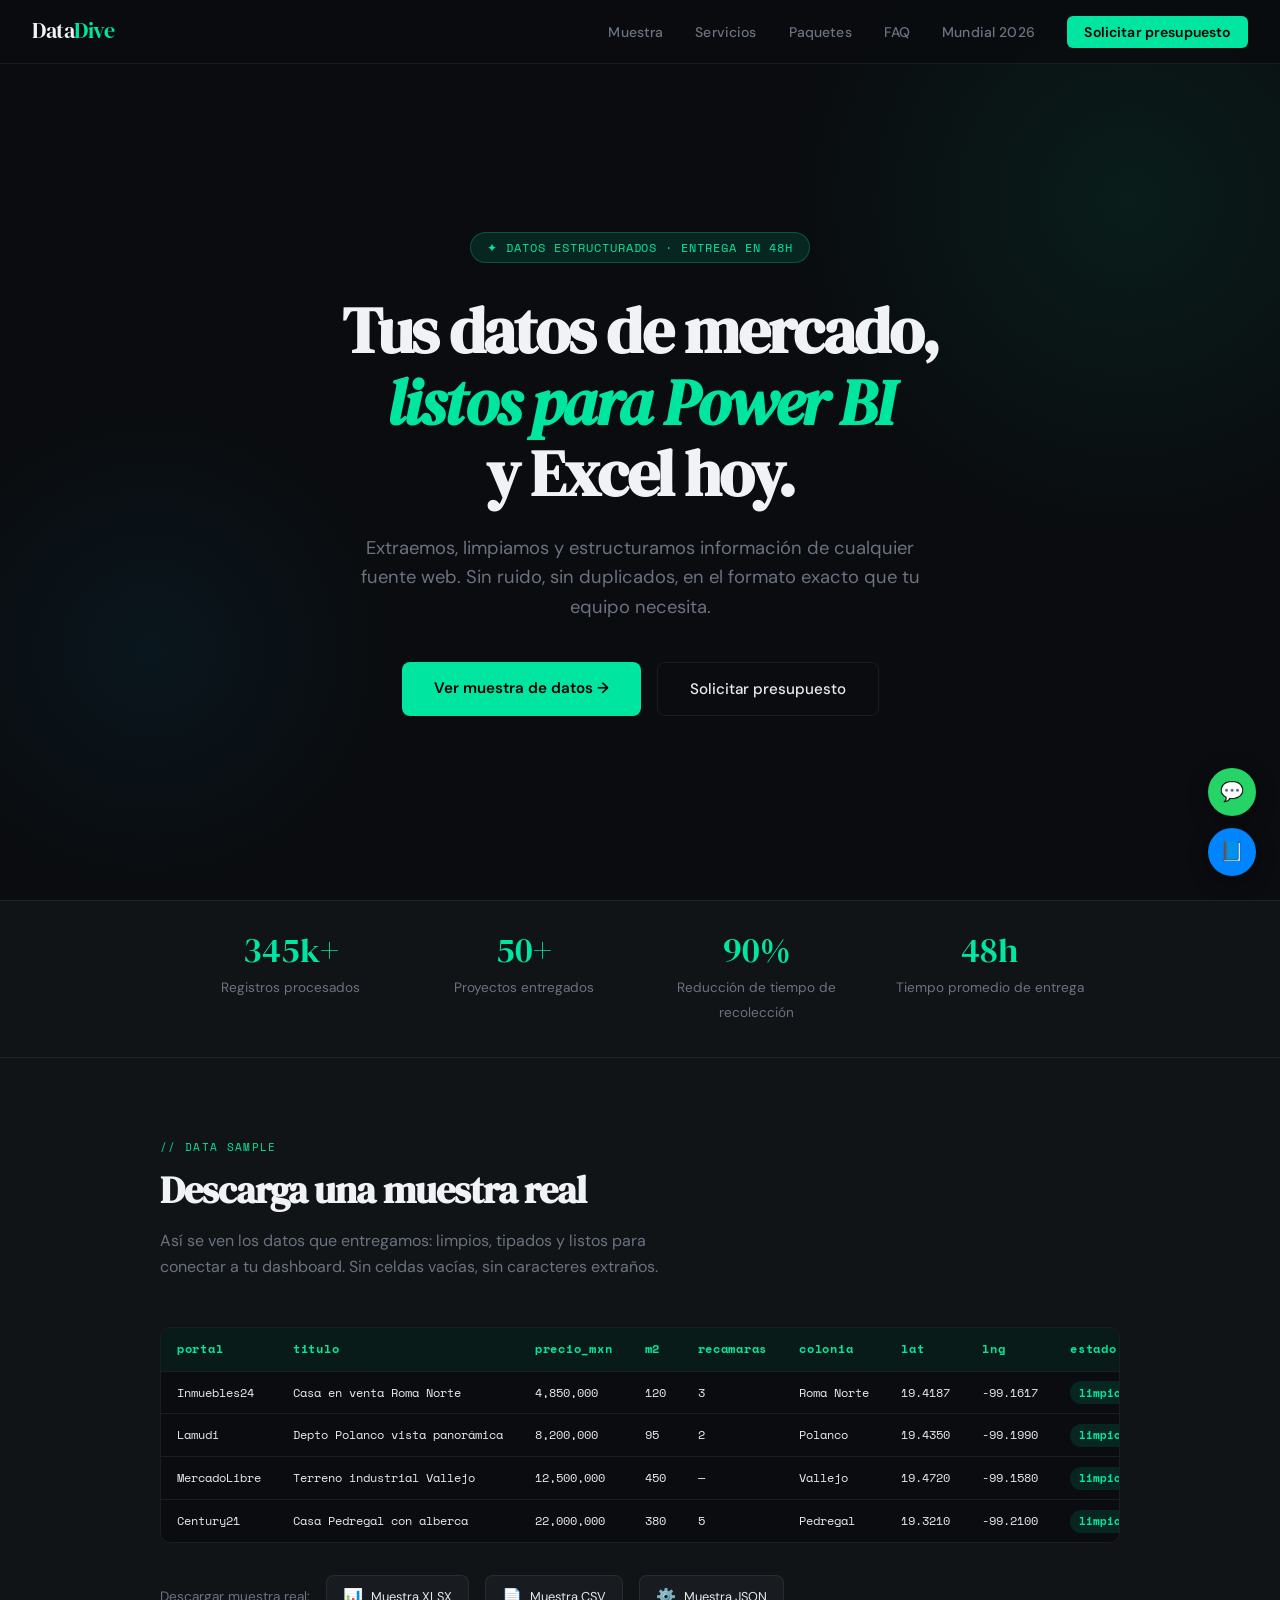
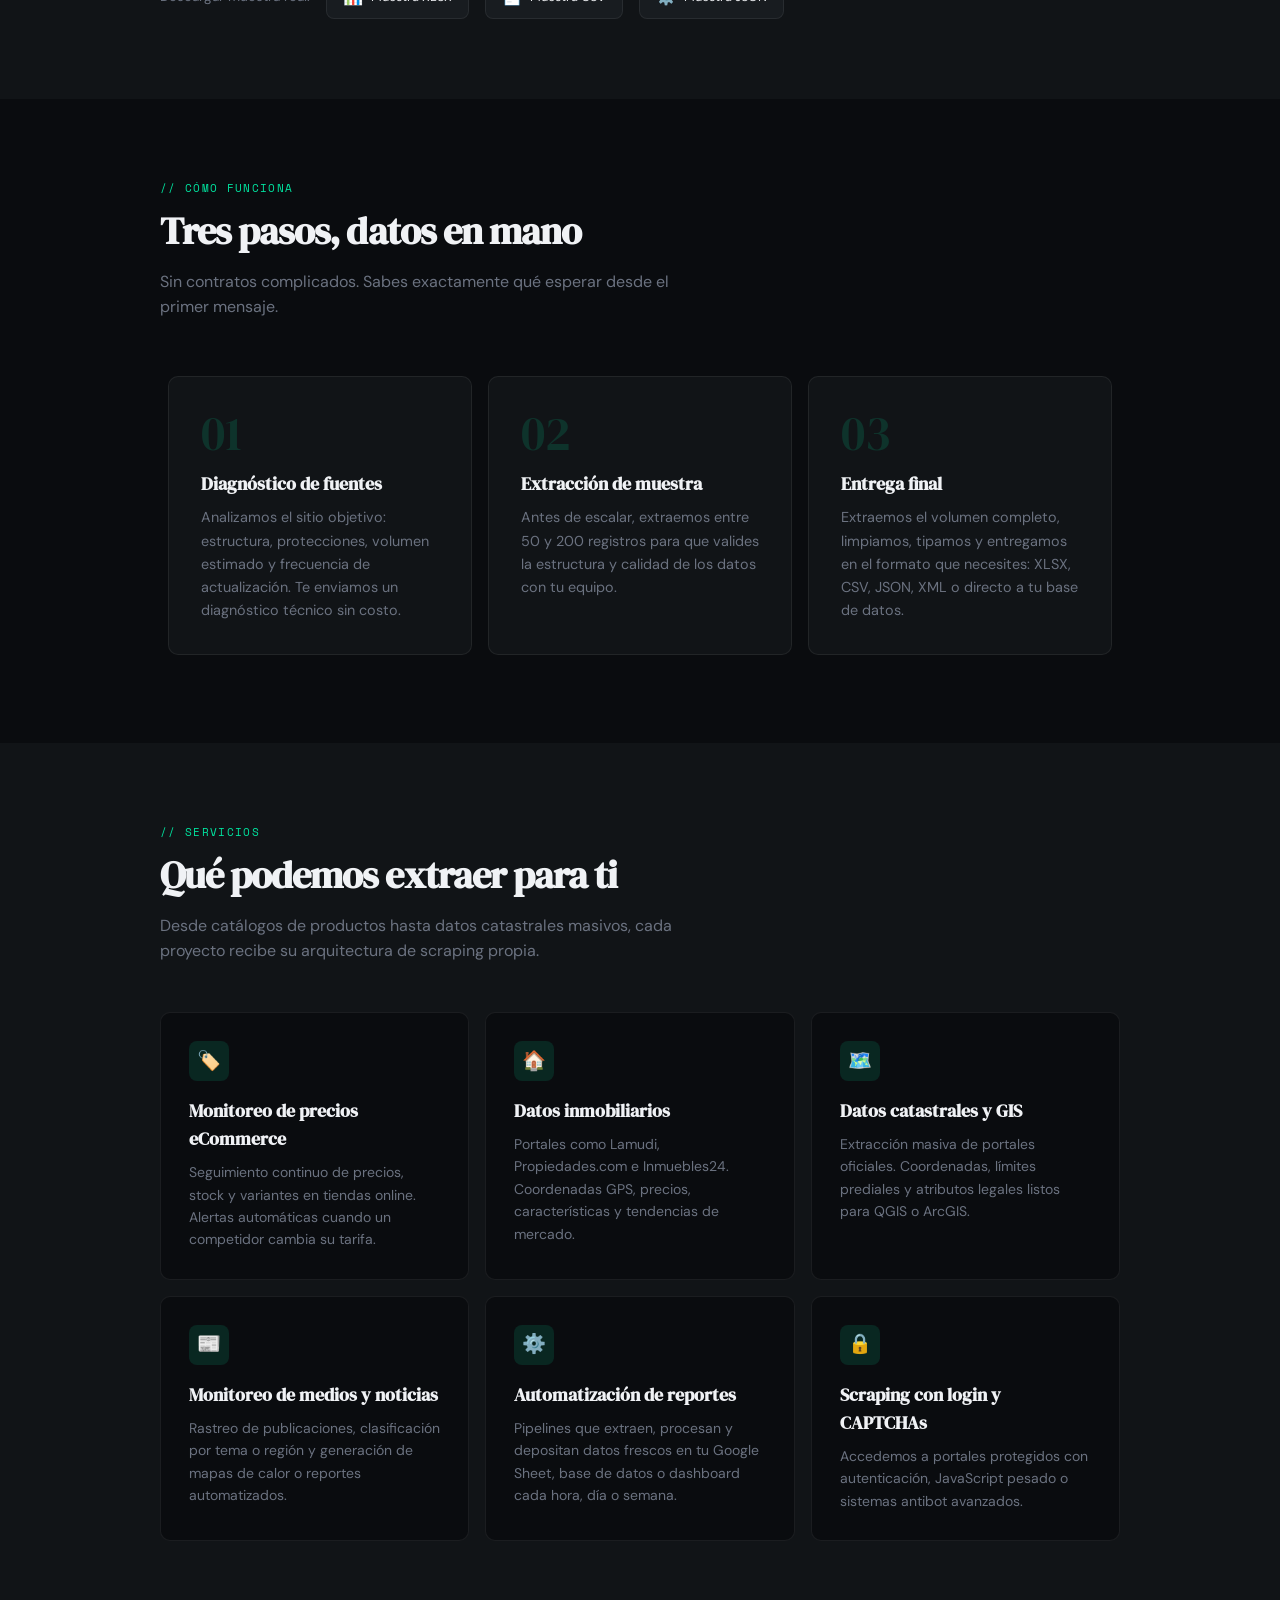
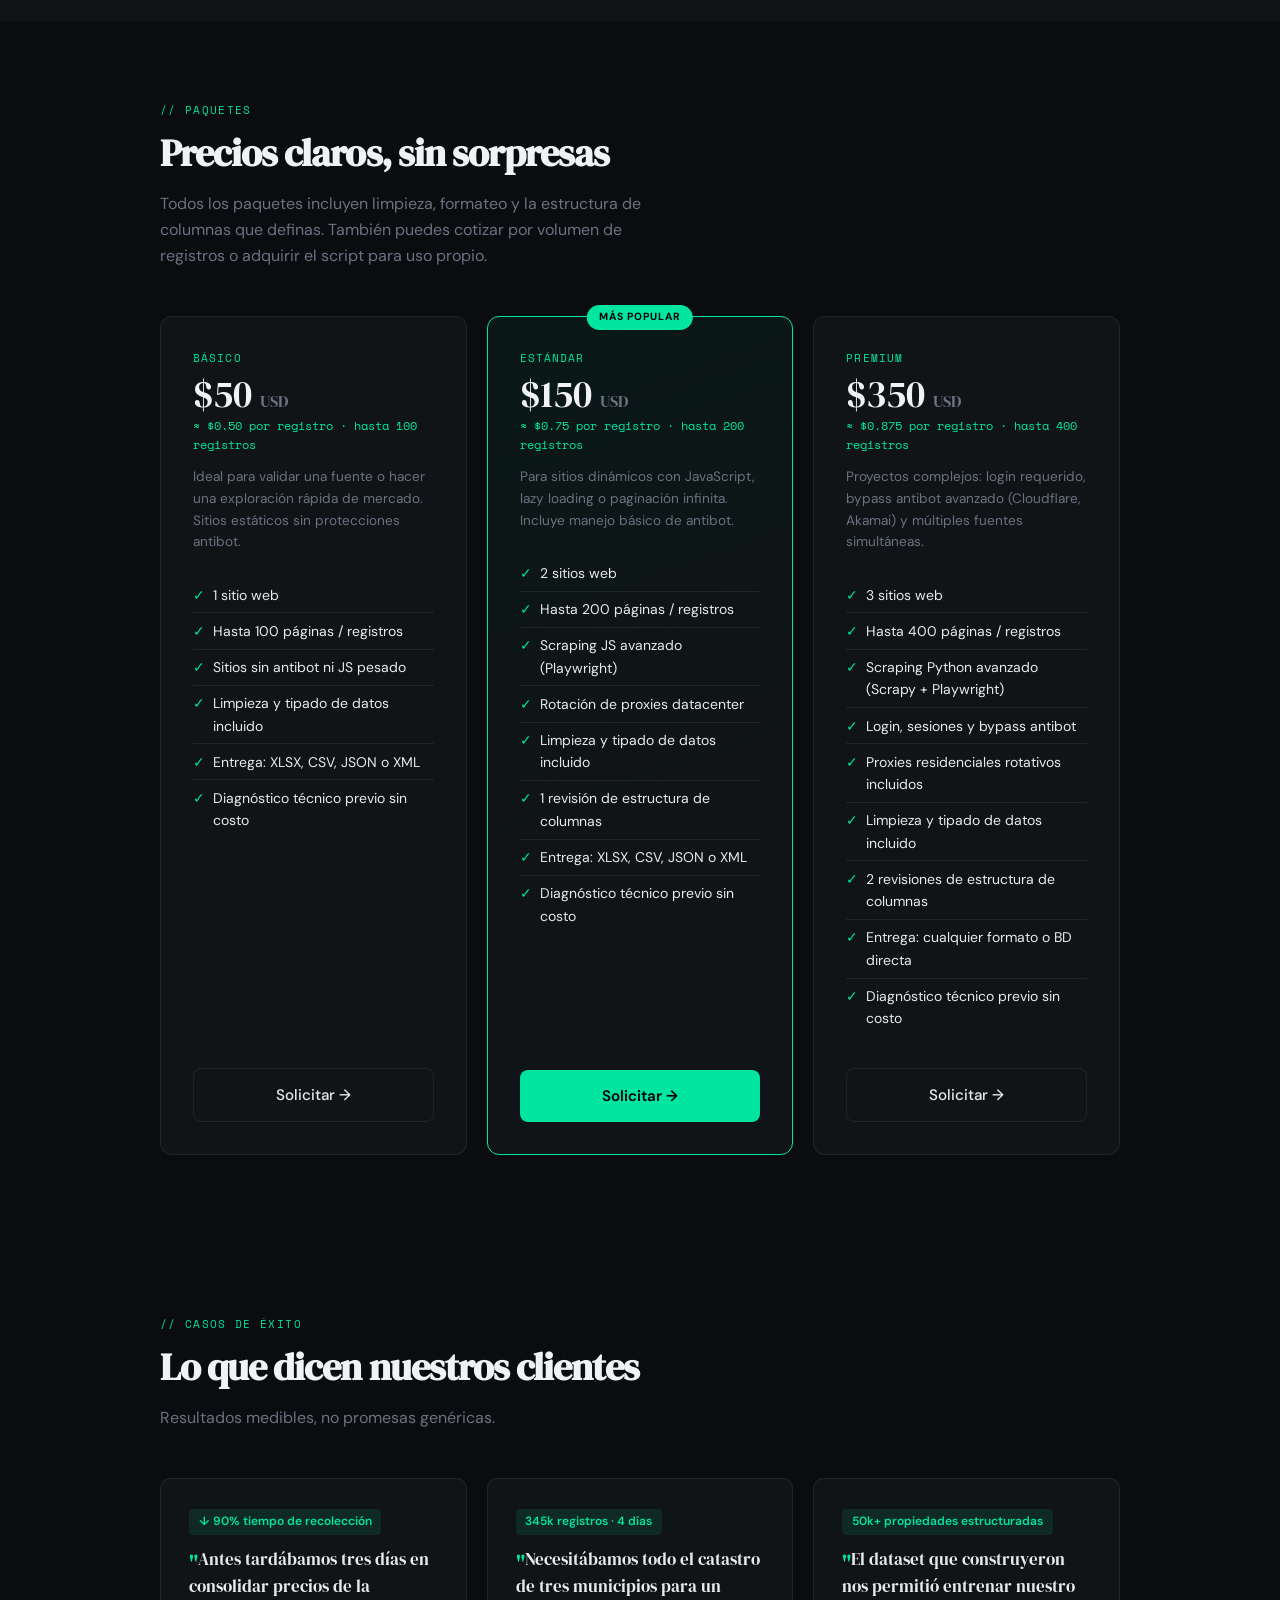
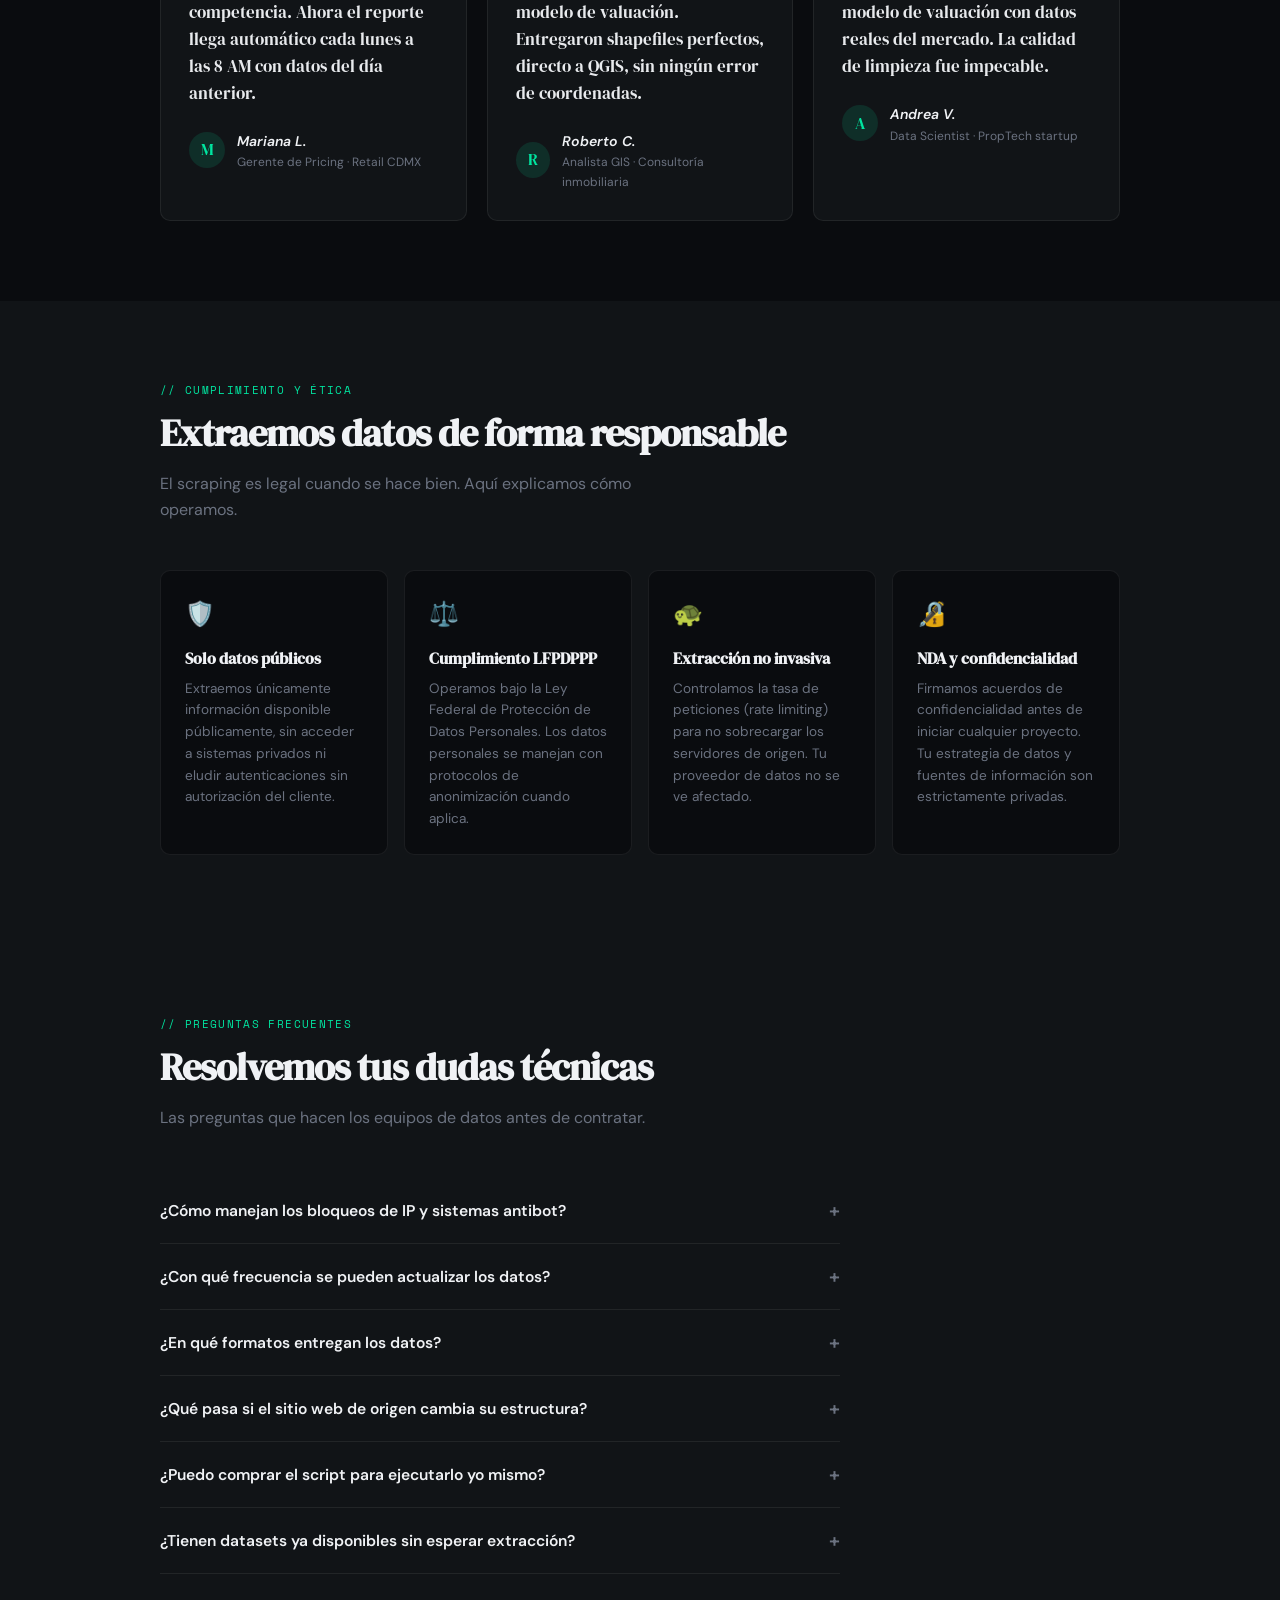
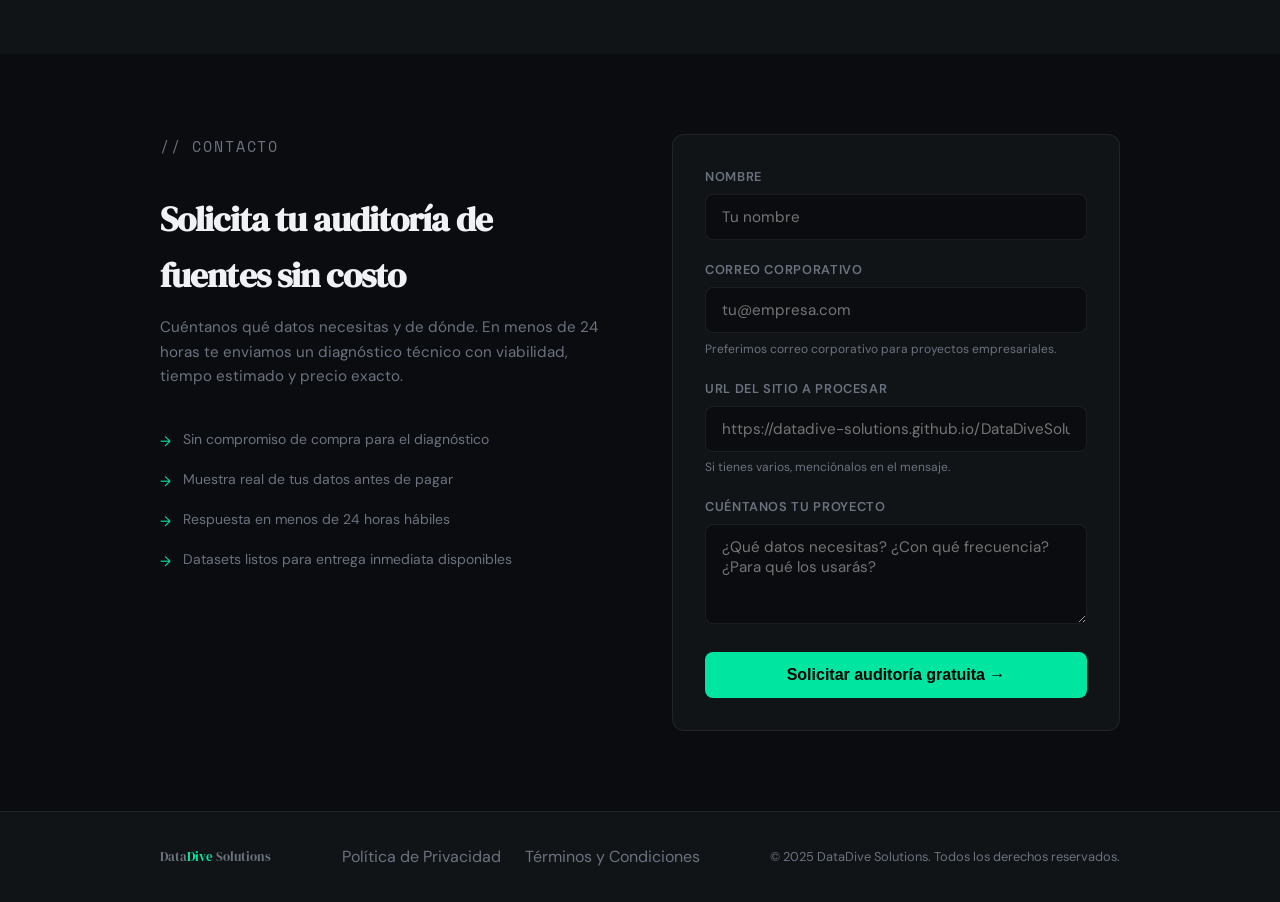
<file: index.html>
<!DOCTYPE html>
<html lang="es">
<head>
  <meta charset="utf-8">
  <meta name="viewport" content="width=device-width, initial-scale=1">
  <meta name="description" content="Extraemos, limpiamos y estructuramos datos de cualquier fuente web. Listos para Power BI, Excel o tu base de datos.">
  <meta name="author" content="DataDive Solutions">

  <!-- Open Graph -->
  <meta property="og:title"       content="DataDive Solutions — Datos listos para decisiones">
  <meta property="og:description" content="Web scraping profesional. Datos estructurados entregados en 48h.">
  <meta property="og:type"        content="website">

  <title>DataDive Solutions — Datos listos para decisiones</title>

  <!-- Fonts -->
  <link rel="preconnect" href="https://fonts.googleapis.com">
  <link rel="preconnect" href="https://fonts.gstatic.com" crossorigin>
  <link href="https://fonts.googleapis.com/css2?family=DM+Serif+Display:ital@0;1&family=DM+Sans:wght@300;400;500;600&family=Space+Mono:wght@400;700&display=swap" rel="stylesheet">

  <!-- Stylesheet -->
  <link rel="stylesheet" href="css/styles.css">
  <!-- Meta Pixel Code -->
  <script>
  !function(f,b,e,v,n,t,s)
  {if(f.fbq)return;n=f.fbq=function(){n.callMethod?
  n.callMethod.apply(n,arguments):n.queue.push(arguments)};
  if(!f._fbq)f._fbq=n;n.push=n;n.loaded=!0;n.version='2.0';
  n.queue=[];t=b.createElement(e);t.async=!0;
  t.src=v;s=b.getElementsByTagName(e)[0];
  s.parentNode.insertBefore(t,s)}(window, document,'script',
  'https://connect.facebook.net/en_US/fbevents.js');
  fbq('init', '1677530406272596');
  fbq('track', 'PageView');
  </script>
  <noscript><img height="1" width="1" style="display:none"
  src="https://www.facebook.com/tr?id=1677530406272596&ev=PageView&noscript=1"
  /></noscript>
  <!-- End Meta Pixel Code -->
</head>
<body>

  <!-- ══════════════════════════════════════════
       NAVBAR
  ══════════════════════════════════════════ -->
  <header>
    <nav class="navbar" aria-label="Navegación principal">
      <a class="nav-logo" href="#" aria-label="DataDive Solutions — Inicio">
        Data<span>Dive</span>
      </a>
      <ul class="nav-links" role="list">
        <li><a href="#muestra">Muestra</a></li>
        <li><a href="#servicios">Servicios</a></li>
        <li><a href="#paquetes">Paquetes</a></li>
        <li><a href="#faq">FAQ</a></li>
        <li><a href="mundial-2026.html">Mundial 2026</a></li>
        <li><a href="#contacto" class="nav-cta">Solicitar presupuesto</a></li>
      </ul>
    </nav>
  </header>

  <main>

    <!-- ══════════════════════════════════════════
         HERO
    ══════════════════════════════════════════ -->
    <section class="hero" aria-labelledby="hero-heading">
      <div class="hero-inner">
        <div class="hero-badge" aria-hidden="true">✦ Datos estructurados · Entrega en 48h</div>
        <h1 id="hero-heading">
          Tus datos de mercado,<br>
          <em>listos para Power BI</em><br>
          y Excel hoy.
        </h1>
        <p>
          Extraemos, limpiamos y estructuramos información de cualquier fuente web.
          Sin ruido, sin duplicados, en el formato exacto que tu equipo necesita.
        </p>
        <div class="hero-actions">
          <a href="#muestra"  class="btn-primary">Ver muestra de datos →</a>
          <a href="#contacto" class="btn-ghost">Solicitar presupuesto</a>
        </div>
      </div>
    </section>

    <!-- ══════════════════════════════════════════
         STATS BAR
    ══════════════════════════════════════════ -->
    <div class="stats-bar" role="region" aria-label="Cifras clave">
      <div class="stats-inner">
        <div>
          <span class="stat-num">345k+</span>
          <span class="stat-label">Registros procesados</span>
        </div>
        <div>
          <span class="stat-num">50+</span>
          <span class="stat-label">Proyectos entregados</span>
        </div>
        <div>
          <span class="stat-num">90%</span>
          <span class="stat-label">Reducción de tiempo de recolección</span>
        </div>
        <div>
          <span class="stat-num">48h</span>
          <span class="stat-label">Tiempo promedio de entrega</span>
        </div>
      </div>
    </div>

    <!-- ══════════════════════════════════════════
         MUESTRA DE DATOS
    ══════════════════════════════════════════ -->
    <section id="muestra" aria-labelledby="muestra-heading">
      <div class="container">
        <p class="section-label" aria-hidden="true">// data sample</p>
        <h2 class="section-title" id="muestra-heading">Descarga una muestra real</h2>
        <p class="section-sub">
          Así se ven los datos que entregamos: limpios, tipados y listos para conectar a tu
          dashboard. Sin celdas vacías, sin caracteres extraños.
        </p>

        <div class="table-preview" role="region" aria-label="Muestra de dataset inmobiliario">
          <table>
            <thead>
              <tr>
                <th scope="col">portal</th>
                <th scope="col">titulo</th>
                <th scope="col">precio_mxn</th>
                <th scope="col">m2</th>
                <th scope="col">recamaras</th>
                <th scope="col">colonia</th>
                <th scope="col">lat</th>
                <th scope="col">lng</th>
                <th scope="col">estado</th>
              </tr>
            </thead>
            <tbody>
              <tr>
                <td>Inmuebles24</td>
                <td>Casa en venta Roma Norte</td>
                <td>4,850,000</td>
                <td>120</td>
                <td>3</td>
                <td>Roma Norte</td>
                <td>19.4187</td>
                <td>-99.1617</td>
                <td><span class="tag tag-ok">limpio</span></td>
              </tr>
              <tr>
                <td>Lamudi</td>
                <td>Depto Polanco vista panorámica</td>
                <td>8,200,000</td>
                <td>95</td>
                <td>2</td>
                <td>Polanco</td>
                <td>19.4350</td>
                <td>-99.1990</td>
                <td><span class="tag tag-ok">limpio</span></td>
              </tr>
              <tr>
                <td>MercadoLibre</td>
                <td>Terreno industrial Vallejo</td>
                <td>12,500,000</td>
                <td>450</td>
                <td>—</td>
                <td>Vallejo</td>
                <td>19.4720</td>
                <td>-99.1580</td>
                <td><span class="tag tag-ok">limpio</span></td>
              </tr>
              <tr>
                <td>Century21</td>
                <td>Casa Pedregal con alberca</td>
                <td>22,000,000</td>
                <td>380</td>
                <td>5</td>
                <td>Pedregal</td>
                <td>19.3210</td>
                <td>-99.2100</td>
                <td><span class="tag tag-ok">limpio</span></td>
              </tr>
            </tbody>
          </table>
        </div>

        <div class="download-row">
          <span style="font-size:0.85rem; color:var(--color-muted);">Descargar muestra real:</span>
          <a class="download-chip"
             href="https://wa.me/525579811317?text=Hola,%20quiero%20descargar%20una%20muestra%20de%20datos"
             target="_blank" rel="noopener noreferrer">
            <span class="chip-icon" aria-hidden="true">📊</span> Muestra XLSX
          </a>
          <a class="download-chip"
             href="https://wa.me/525579811317?text=Hola,%20quiero%20descargar%20una%20muestra%20de%20datos%20en%20CSV"
             target="_blank" rel="noopener noreferrer">
            <span class="chip-icon" aria-hidden="true">📄</span> Muestra CSV
          </a>
          <a class="download-chip"
             href="https://wa.me/525579811317?text=Hola,%20quiero%20descargar%20una%20muestra%20de%20datos%20en%20JSON"
             target="_blank" rel="noopener noreferrer">
            <span class="chip-icon" aria-hidden="true">⚙️</span> Muestra JSON
          </a>
        </div>
      </div>
    </section>

    <!-- ══════════════════════════════════════════
         PROCESO
    ══════════════════════════════════════════ -->
    <section id="proceso" aria-labelledby="proceso-heading">
      <div class="container">
        <p class="section-label" aria-hidden="true">// cómo funciona</p>
        <h2 class="section-title" id="proceso-heading">Tres pasos, datos en mano</h2>
        <p class="section-sub">Sin contratos complicados. Sabes exactamente qué esperar desde el primer mensaje.</p>

        <div class="process-steps">
          <div class="step">
            <div class="step-num" aria-hidden="true">01</div>
            <h3>Diagnóstico de fuentes</h3>
            <p>Analizamos el sitio objetivo: estructura, protecciones, volumen estimado y frecuencia de actualización. Te enviamos un diagnóstico técnico sin costo.</p>
          </div>
          <div class="step">
            <div class="step-num" aria-hidden="true">02</div>
            <h3>Extracción de muestra</h3>
            <p>Antes de escalar, extraemos entre 50 y 200 registros para que valides la estructura y calidad de los datos con tu equipo.</p>
          </div>
          <div class="step">
            <div class="step-num" aria-hidden="true">03</div>
            <h3>Entrega final</h3>
            <p>Extraemos el volumen completo, limpiamos, tipamos y entregamos en el formato que necesites: XLSX, CSV, JSON, XML o directo a tu base de datos.</p>
          </div>
        </div>
      </div>
    </section>

    <!-- ══════════════════════════════════════════
         SERVICIOS
    ══════════════════════════════════════════ -->
    <section id="servicios" aria-labelledby="servicios-heading">
      <div class="container">
        <p class="section-label" aria-hidden="true">// servicios</p>
        <h2 class="section-title" id="servicios-heading">Qué podemos extraer para ti</h2>
        <p class="section-sub">Desde catálogos de productos hasta datos catastrales masivos, cada proyecto recibe su arquitectura de scraping propia.</p>

        <div class="services-grid">
          <article class="service-card">
            <div class="service-icon" aria-hidden="true">🏷️</div>
            <h3>Monitoreo de precios eCommerce</h3>
            <p>Seguimiento continuo de precios, stock y variantes en tiendas online. Alertas automáticas cuando un competidor cambia su tarifa.</p>
          </article>
          <article class="service-card">
            <div class="service-icon" aria-hidden="true">🏠</div>
            <h3>Datos inmobiliarios</h3>
            <p>Portales como Lamudi, Propiedades.com e Inmuebles24. Coordenadas GPS, precios, características y tendencias de mercado.</p>
          </article>
          <article class="service-card">
            <div class="service-icon" aria-hidden="true">🗺️</div>
            <h3>Datos catastrales y GIS</h3>
            <p>Extracción masiva de portales oficiales. Coordenadas, límites prediales y atributos legales listos para QGIS o ArcGIS.</p>
          </article>
          <article class="service-card">
            <div class="service-icon" aria-hidden="true">📰</div>
            <h3>Monitoreo de medios y noticias</h3>
            <p>Rastreo de publicaciones, clasificación por tema o región y generación de mapas de calor o reportes automatizados.</p>
          </article>
          <article class="service-card">
            <div class="service-icon" aria-hidden="true">⚙️</div>
            <h3>Automatización de reportes</h3>
            <p>Pipelines que extraen, procesan y depositan datos frescos en tu Google Sheet, base de datos o dashboard cada hora, día o semana.</p>
          </article>
          <article class="service-card">
            <div class="service-icon" aria-hidden="true">🔒</div>
            <h3>Scraping con login y CAPTCHAs</h3>
            <p>Accedemos a portales protegidos con autenticación, JavaScript pesado o sistemas antibot avanzados.</p>
          </article>
        </div>
      </div>
    </section>

    <!-- ══════════════════════════════════════════
         PAQUETES
    ══════════════════════════════════════════ -->
    <section id="paquetes" aria-labelledby="paquetes-heading">
      <div class="container">
        <p class="section-label" aria-hidden="true">// paquetes</p>
        <h2 class="section-title" id="paquetes-heading">Precios claros, sin sorpresas</h2>
        <p class="section-sub">
          Todos los paquetes incluyen limpieza, formateo y la estructura de columnas que definas.
          También puedes cotizar por volumen de registros o adquirir el script para uso propio.
        </p>

        <div class="packages-grid">

          <!-- Básico -->
          <article class="pkg">
            <div class="pkg-name">Básico</div>
            <div class="pkg-price">$50 <span>USD</span></div>
            <div class="pkg-per-record">≈ $0.50 por registro · hasta 100 registros</div>
            <p class="pkg-desc">Ideal para validar una fuente o hacer una exploración rápida de mercado. Sitios estáticos sin protecciones antibot.</p>
            <ul class="pkg-features" role="list">
              <li>1 sitio web</li>
              <li>Hasta 100 páginas / registros</li>
              <li>Sitios sin antibot ni JS pesado</li>
              <li>Limpieza y tipado de datos incluido</li>
              <li>Entrega: XLSX, CSV, JSON o XML</li>
              <li>Diagnóstico técnico previo sin costo</li>
            </ul>
            <a href="https://wa.me/525579811317?text=Hola,%20me%20interesa%20el%20paquete%20Básico"
               class="btn-ghost" target="_blank" rel="noopener noreferrer">
              Solicitar →
            </a>
          </article>

          <!-- Estándar (featured) -->
          <article class="pkg featured">
            <div class="pkg-badge" aria-label="Más popular">MÁS POPULAR</div>
            <div class="pkg-name">Estándar</div>
            <div class="pkg-price">$150 <span>USD</span></div>
            <div class="pkg-per-record">≈ $0.75 por registro · hasta 200 registros</div>
            <p class="pkg-desc">Para sitios dinámicos con JavaScript, lazy loading o paginación infinita. Incluye manejo básico de antibot.</p>
            <ul class="pkg-features" role="list">
              <li>2 sitios web</li>
              <li>Hasta 200 páginas / registros</li>
              <li>Scraping JS avanzado (Playwright)</li>
              <li>Rotación de proxies datacenter</li>
              <li>Limpieza y tipado de datos incluido</li>
              <li>1 revisión de estructura de columnas</li>
              <li>Entrega: XLSX, CSV, JSON o XML</li>
              <li>Diagnóstico técnico previo sin costo</li>
            </ul>
            <a href="https://wa.me/525579811317?text=Hola,%20me%20interesa%20el%20paquete%20Estándar"
               class="btn-primary" target="_blank" rel="noopener noreferrer">
              Solicitar →
            </a>
          </article>

          <!-- Premium -->
          <article class="pkg">
            <div class="pkg-name">Premium</div>
            <div class="pkg-price">$350 <span>USD</span></div>
            <div class="pkg-per-record">≈ $0.875 por registro · hasta 400 registros</div>
            <p class="pkg-desc">Proyectos complejos: login requerido, bypass antibot avanzado (Cloudflare, Akamai) y múltiples fuentes simultáneas.</p>
            <ul class="pkg-features" role="list">
              <li>3 sitios web</li>
              <li>Hasta 400 páginas / registros</li>
              <li>Scraping Python avanzado (Scrapy + Playwright)</li>
              <li>Login, sesiones y bypass antibot</li>
              <li>Proxies residenciales rotativos incluidos</li>
              <li>Limpieza y tipado de datos incluido</li>
              <li>2 revisiones de estructura de columnas</li>
              <li>Entrega: cualquier formato o BD directa</li>
              <li>Diagnóstico técnico previo sin costo</li>
            </ul>
            <a href="https://wa.me/525579811317?text=Hola,%20me%20interesa%20el%20paquete%20Premium"
               class="btn-ghost" target="_blank" rel="noopener noreferrer">
              Solicitar →
            </a>
          </article>

        </div>
      </div>
    </section>

    <!-- ══════════════════════════════════════════
         TESTIMONIOS
    ══════════════════════════════════════════ -->
    <section id="casos" aria-labelledby="casos-heading">
      <div class="container">
        <p class="section-label" aria-hidden="true">// casos de éxito</p>
        <h2 class="section-title" id="casos-heading">Lo que dicen nuestros clientes</h2>
        <p class="section-sub">Resultados medibles, no promesas genéricas.</p>

        <div class="testimonials">
          <blockquote class="testimonial">
            <div class="metric-chip">↓ 90% tiempo de recolección</div>
            <p class="quote">Antes tardábamos tres días en consolidar precios de la competencia. Ahora el reporte llega automático cada lunes a las 8 AM con datos del día anterior.</p>
            <footer class="author">
              <div class="author-avatar" aria-hidden="true">M</div>
              <div>
                <cite class="author-name">Mariana L.</cite>
                <p class="author-role">Gerente de Pricing · Retail CDMX</p>
              </div>
            </footer>
          </blockquote>

          <blockquote class="testimonial">
            <div class="metric-chip">345k registros · 4 días</div>
            <p class="quote">Necesitábamos todo el catastro de tres municipios para un modelo de valuación. Entregaron shapefiles perfectos, directo a QGIS, sin ningún error de coordenadas.</p>
            <footer class="author">
              <div class="author-avatar" aria-hidden="true">R</div>
              <div>
                <cite class="author-name">Roberto C.</cite>
                <p class="author-role">Analista GIS · Consultoría inmobiliaria</p>
              </div>
            </footer>
          </blockquote>

          <blockquote class="testimonial">
            <div class="metric-chip">50k+ propiedades estructuradas</div>
            <p class="quote">El dataset que construyeron nos permitió entrenar nuestro modelo de valuación con datos reales del mercado. La calidad de limpieza fue impecable.</p>
            <footer class="author">
              <div class="author-avatar" aria-hidden="true">A</div>
              <div>
                <cite class="author-name">Andrea V.</cite>
                <p class="author-role">Data Scientist · PropTech startup</p>
              </div>
            </footer>
          </blockquote>
        </div>
      </div>
    </section>

    <!-- ══════════════════════════════════════════
         LEGAL / CUMPLIMIENTO
    ══════════════════════════════════════════ -->
    <section id="legal" aria-labelledby="legal-heading">
      <div class="container">
        <p class="section-label" aria-hidden="true">// cumplimiento y ética</p>
        <h2 class="section-title" id="legal-heading">Extraemos datos de forma responsable</h2>
        <p class="section-sub">El scraping es legal cuando se hace bien. Aquí explicamos cómo operamos.</p>

        <div class="trust-grid">
          <div class="trust-card">
            <div class="trust-icon" aria-hidden="true">🛡️</div>
            <h4>Solo datos públicos</h4>
            <p>Extraemos únicamente información disponible públicamente, sin acceder a sistemas privados ni eludir autenticaciones sin autorización del cliente.</p>
          </div>
          <div class="trust-card">
            <div class="trust-icon" aria-hidden="true">⚖️</div>
            <h4>Cumplimiento LFPDPPP</h4>
            <p>Operamos bajo la Ley Federal de Protección de Datos Personales. Los datos personales se manejan con protocolos de anonimización cuando aplica.</p>
          </div>
          <div class="trust-card">
            <div class="trust-icon" aria-hidden="true">🐢</div>
            <h4>Extracción no invasiva</h4>
            <p>Controlamos la tasa de peticiones (rate limiting) para no sobrecargar los servidores de origen. Tu proveedor de datos no se ve afectado.</p>
          </div>
          <div class="trust-card">
            <div class="trust-icon" aria-hidden="true">🔏</div>
            <h4>NDA y confidencialidad</h4>
            <p>Firmamos acuerdos de confidencialidad antes de iniciar cualquier proyecto. Tu estrategia de datos y fuentes de información son estrictamente privadas.</p>
          </div>
        </div>
      </div>
    </section>

    <!-- ══════════════════════════════════════════
         FAQ
    ══════════════════════════════════════════ -->
    <section id="faq" aria-labelledby="faq-heading">
      <div class="container">
        <p class="section-label" aria-hidden="true">// preguntas frecuentes</p>
        <h2 class="section-title" id="faq-heading">Resolvemos tus dudas técnicas</h2>
        <p class="section-sub">Las preguntas que hacen los equipos de datos antes de contratar.</p>

        <div class="faq-list" role="list">

          <div class="faq-item" role="listitem">
            <button class="faq-q" aria-expanded="false">
              ¿Cómo manejan los bloqueos de IP y sistemas antibot?
              <span aria-hidden="true">+</span>
            </button>
            <div class="faq-a">
              Usamos rotación de proxies residenciales, user-agent dinámico y técnicas de comportamiento
              humano simulado (tiempos aleatorios entre peticiones, movimiento de ratón en navegadores
              headless). Para sistemas Cloudflare o Akamai avanzados, evaluamos el caso en el diagnóstico
              inicial y te informamos si hay limitaciones técnicas antes de cobrar nada.
            </div>
          </div>

          <div class="faq-item" role="listitem">
            <button class="faq-q" aria-expanded="false">
              ¿Con qué frecuencia se pueden actualizar los datos?
              <span aria-hidden="true">+</span>
            </button>
            <div class="faq-a">
              Desde actualizaciones en tiempo real (cada hora) hasta snapshots semanales o mensuales.
              Para automatizaciones recurrentes ofrecemos un plan de mantenimiento mensual que incluye
              monitoreo del pipeline y correcciones si el sitio cambia su estructura.
            </div>
          </div>

          <div class="faq-item" role="listitem">
            <button class="faq-q" aria-expanded="false">
              ¿En qué formatos entregan los datos?
              <span aria-hidden="true">+</span>
            </button>
            <div class="faq-a">
              XLSX, CSV, JSON, XML y TXT plano. Si necesitas carga directa a una base de datos
              (PostgreSQL, MySQL, BigQuery, Airtable, Google Sheets), también lo configuramos.
              Para proyectos GIS entregamos shapefiles (.shp) o GeoJSON listos para QGIS o ArcGIS.
            </div>
          </div>

          <div class="faq-item" role="listitem">
            <button class="faq-q" aria-expanded="false">
              ¿Qué pasa si el sitio web de origen cambia su estructura?
              <span aria-hidden="true">+</span>
            </button>
            <div class="faq-a">
              En proyectos de extracción recurrente incluimos monitoreo activo: si el sitio cambia su
              HTML o su API interna, detectamos la ruptura y actualizamos el script dentro de 24–48 horas
              sin costo adicional durante el período contratado.
            </div>
          </div>

          <div class="faq-item" role="listitem">
            <button class="faq-q" aria-expanded="false">
              ¿Puedo comprar el script para ejecutarlo yo mismo?
              <span aria-hidden="true">+</span>
            </button>
            <div class="faq-a">
              Sí. Entregamos el código documentado en Python (Scrapy, Playwright o BeautifulSoup según
              el caso) con instrucciones de ejecución. También podemos configurarlo para que corra en
              un servidor o en AWS Lambda si prefieres la ejecución en la nube.
            </div>
          </div>

          <div class="faq-item" role="listitem">
            <button class="faq-q" aria-expanded="false">
              ¿Tienen datasets ya disponibles sin esperar extracción?
              <span aria-hidden="true">+</span>
            </button>
            <div class="faq-a">
              Sí. Contamos con datasets listos para entrega inmediata en los sectores inmobiliario
              (CDMX y principales ciudades), e-commerce (electrónica, moda, ferretería) y finanzas
              (tasas bancarias, tipos de cambio históricos). Escríbenos y te decimos si tenemos lo
              que necesitas.
            </div>
          </div>

        </div>
      </div>
    </section>

    <!-- ══════════════════════════════════════════
         CONTACTO
    ══════════════════════════════════════════ -->
    <section id="contacto" aria-labelledby="contacto-heading">
      <div class="container">
        <div class="contact-grid">

          <div class="contact-info">
            <p class="section-label" aria-hidden="true">// contacto</p>
            <h2 id="contacto-heading">Solicita tu auditoría de fuentes sin costo</h2>
            <p>Cuéntanos qué datos necesitas y de dónde. En menos de 24 horas te enviamos un diagnóstico técnico con viabilidad, tiempo estimado y precio exacto.</p>
            <ul class="contact-bullets" role="list">
              <li>Sin compromiso de compra para el diagnóstico</li>
              <li>Muestra real de tus datos antes de pagar</li>
              <li>Respuesta en menos de 24 horas hábiles</li>
              <li>Datasets listos para entrega inmediata disponibles</li>
            </ul>
          </div>

          <div class="form-card">
            <form action="https://formsubmit.co/contactoddsolutions@gmail.com" method="POST" novalidate>

              <div class="form-group">
                <label for="name">Nombre</label>
                <input type="text" id="name" name="name" placeholder="Tu nombre" required autocomplete="name">
              </div>

              <div class="form-group">
                <label for="email">Correo corporativo</label>
                <input type="email" id="email" name="email" placeholder="tu@empresa.com" required autocomplete="email">
                <p class="form-hint">Preferimos correo corporativo para proyectos empresariales.</p>
              </div>

              <div class="form-group">
                <label for="url_sitio">URL del sitio a procesar</label>
                <input type="url" id="url_sitio" name="url_sitio" placeholder="https://datadive-solutions.github.io/DataDiveSolutions/">
                <p class="form-hint">Si tienes varios, menciónalos en el mensaje.</p>
              </div>

              <div class="form-group">
                <label for="message">Cuéntanos tu proyecto</label>
                <textarea id="message" name="message" placeholder="¿Qué datos necesitas? ¿Con qué frecuencia? ¿Para qué los usarás?" required></textarea>
              </div>

              <!-- FormSubmit hidden fields -->
              <input type="hidden" name="_next"    value="https://datadive-solutions.github.io/DataDiveSolutions/">
              <input type="hidden" name="_captcha" value="false">
              <input type="hidden" name="_subject" value="Nueva solicitud de auditoría — DataDive">

              <button type="submit" class="btn-primary form-submit">
                Solicitar auditoría gratuita →
              </button>

            </form>
          </div>

        </div>
      </div>
    </section>

  </main>

  <!-- ══════════════════════════════════════════
       FOOTER
  ══════════════════════════════════════════ -->
  <footer class="site-footer">
    <div class="footer-inner">
      <p class="footer-logo">Data<span>Dive</span> Solutions</p>
      <nav class="footer-links" aria-label="Legal">
        <a href="legal.html">Política de Privacidad</a>
        <a href="legal.html">Términos y Condiciones</a>
      </nav>
      <p>© 2025 DataDive Solutions. Todos los derechos reservados.</p>
    </div>
  </footer>

  <!-- ══════════════════════════════════════════
       FLOATING CTA
  ══════════════════════════════════════════ -->
  <div class="float-cta" aria-label="Contacto rápido">
    <a href="https://wa.me/525579811317"
       class="float-btn float-wa"
       target="_blank" rel="noopener noreferrer"
       aria-label="Contáctanos por WhatsApp">
      💬
    </a>
    <a href="https://www.facebook.com/share/1CLUdDTgsz/?mibextid=wwXlfr"
       class="float-btn float-fb"
       target="_blank" rel="noopener noreferrer"
       aria-label="Contáctanos por Facebook">
      📘
    </a>
  </div>

  <!-- Script — deferred so it runs after the DOM is fully parsed -->
  <script src="js/main.js" defer></script>

</body>
</html>
</file>
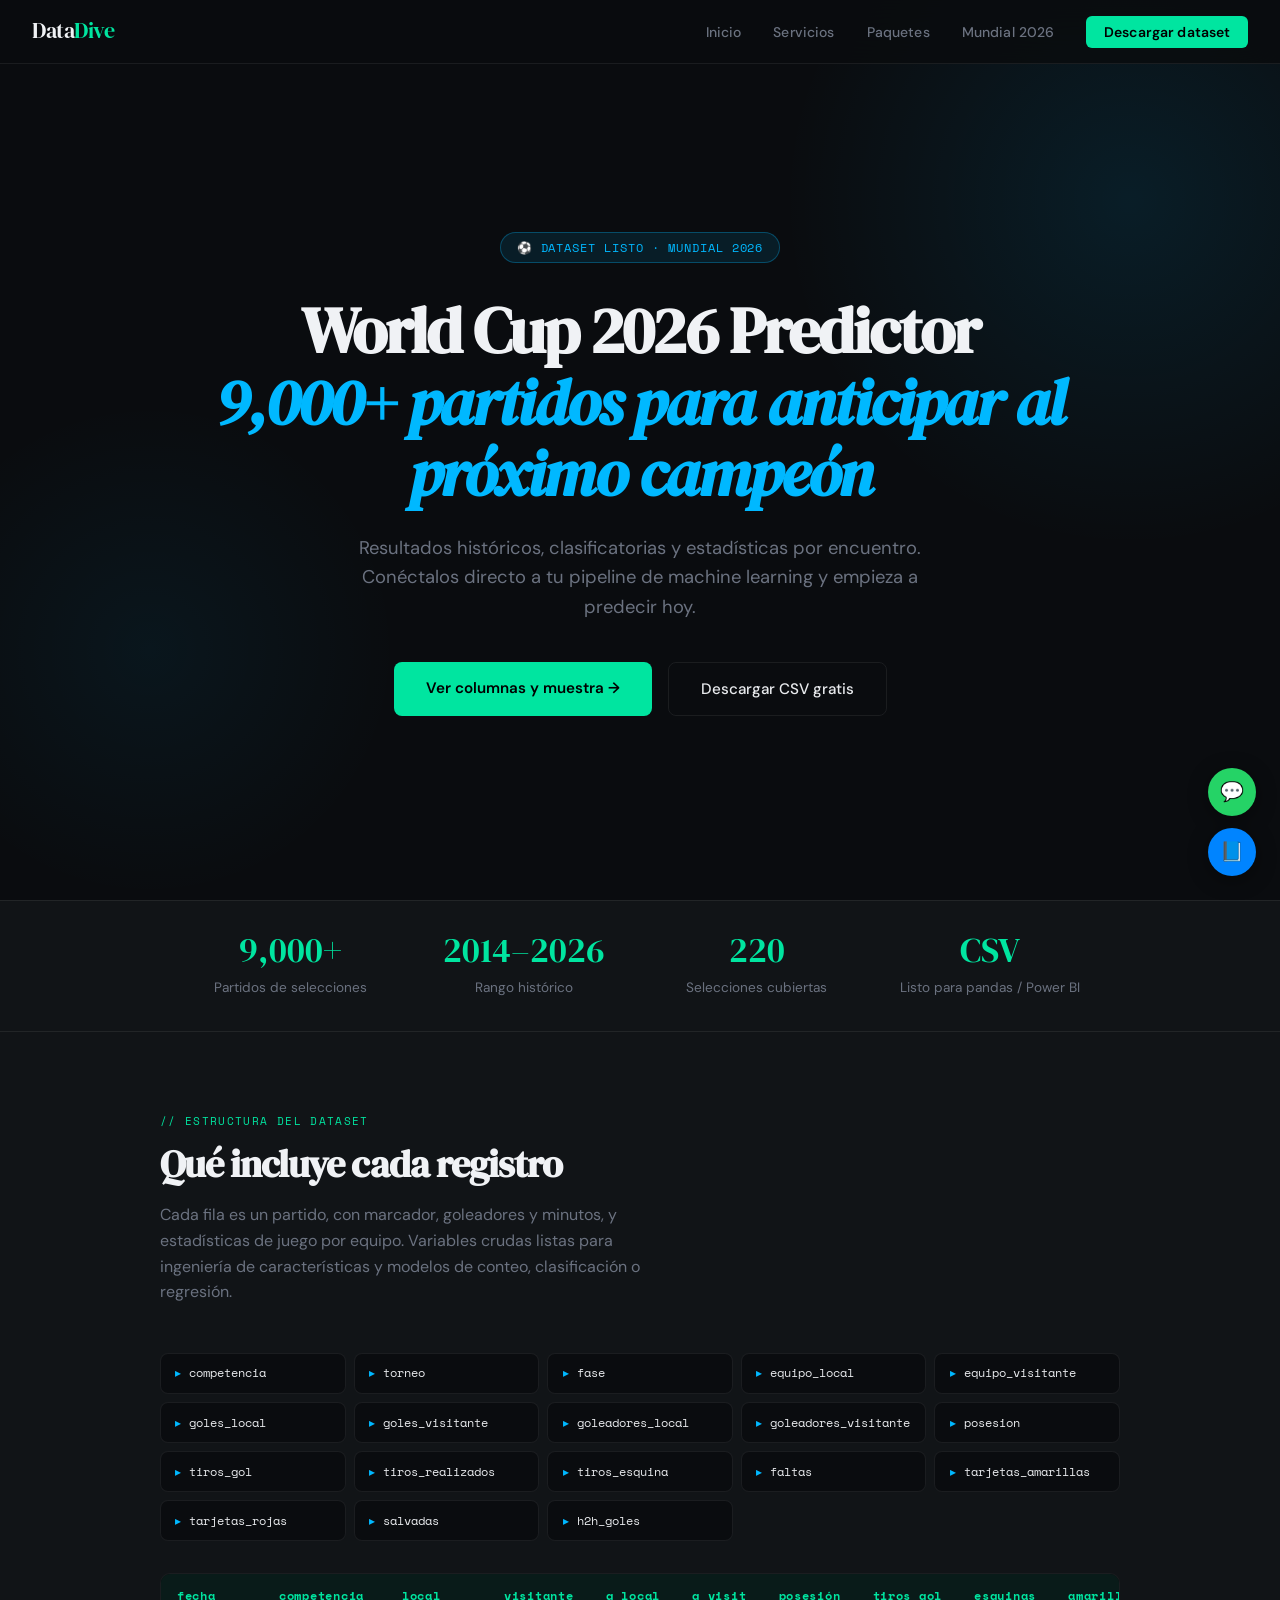
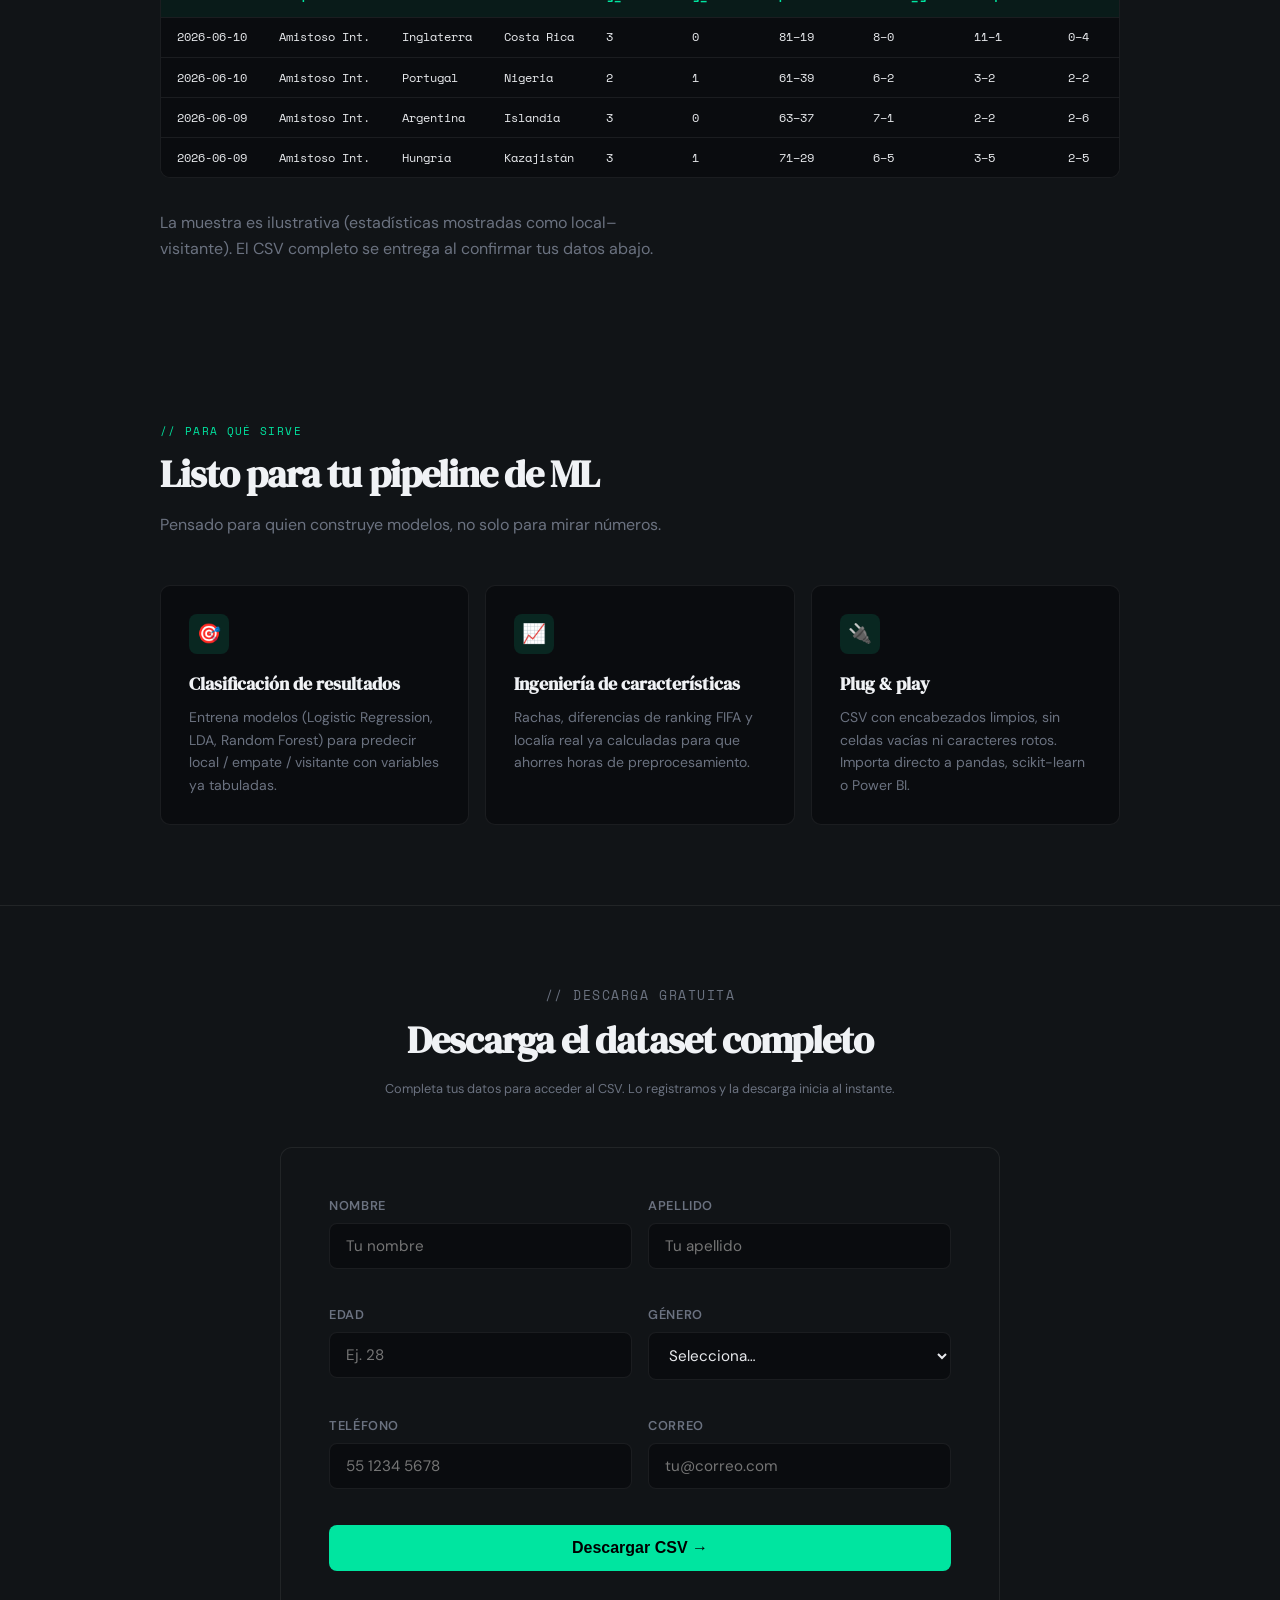
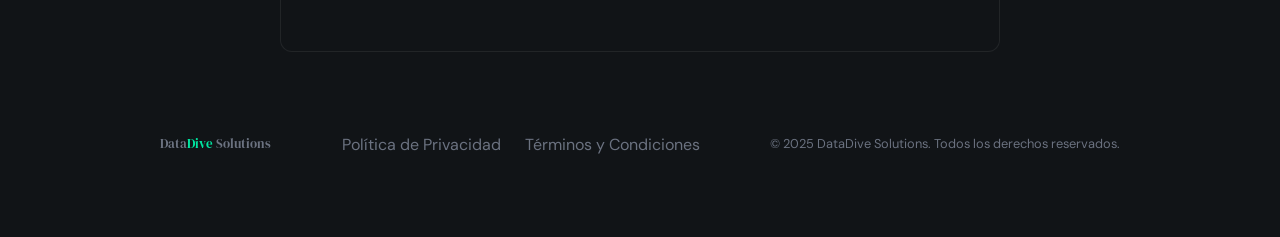
<file: mundial-2026.html>
<!DOCTYPE html>
<html lang="es">
<head>
  <meta charset="utf-8">
  <meta name="viewport" content="width=device-width, initial-scale=1">
  <meta name="description" content="Dataset de partidos de selecciones rumbo al Mundial 2026, listo para entrenar tu modelo predictivo. Descarga la muestra en CSV.">
  <meta name="author" content="DataDive Solutions">

  <meta property="og:title"       content="Dataset Mundial 2026 — Partidos de selecciones | DataDive">
  <meta property="og:description" content="Datos históricos y de clasificación listos para modelos predictivos. Descarga en CSV.">
  <meta property="og:type"        content="website">

  <title>Dataset Mundial 2026 — Partidos de selecciones | DataDive Solutions</title>

  <link rel="preconnect" href="https://fonts.googleapis.com">
  <link rel="preconnect" href="https://fonts.gstatic.com" crossorigin>
  <link href="https://fonts.googleapis.com/css2?family=DM+Serif+Display:ital@0;1&family=DM+Sans:wght@300;400;500;600&family=Space+Mono:wght@400;700&display=swap" rel="stylesheet">

  <!-- Estilos base (reutilizados) + estilos específicos de esta página -->
  <link rel="stylesheet" href="css/styles.css">
  <link rel="stylesheet" href="css/mundial.css">

  <!-- Meta Pixel Code -->
  <script>
  !function(f,b,e,v,n,t,s)
  {if(f.fbq)return;n=f.fbq=function(){n.callMethod?
  n.callMethod.apply(n,arguments):n.queue.push(arguments)};
  if(!f._fbq)f._fbq=n;n.push=n;n.loaded=!0;n.version='2.0';
  n.queue=[];t=b.createElement(e);t.async=!0;
  t.src=v;s=b.getElementsByTagName(e)[0];
  s.parentNode.insertBefore(t,s)}(window, document,'script',
  'https://connect.facebook.net/en_US/fbevents.js');
  fbq('init', '1677530406272596');
  fbq('track', 'PageView');
  </script>
  <noscript><img height="1" width="1" style="display:none"
  src="https://www.facebook.com/tr?id=1677530406272596&ev=PageView&noscript=1"
  /></noscript>
  <!-- End Meta Pixel Code -->
</head>
<body>

  <!-- ══════════ NAVBAR ══════════ -->
  <header>
    <nav class="navbar" aria-label="Navegación principal">
      <a class="nav-logo" href="index.html" aria-label="DataDive Solutions — Inicio">
        Data<span>Dive</span>
      </a>
      <ul class="nav-links" role="list">
        <li><a href="index.html">Inicio</a></li>
        <li><a href="index.html#servicios">Servicios</a></li>
        <li><a href="index.html#paquetes">Paquetes</a></li>
        <li><a href="mundial-2026.html" aria-current="page">Mundial 2026</a></li>
        <li><a href="#descarga" class="nav-cta">Descargar dataset</a></li>
      </ul>
    </nav>
  </header>

  <main>

    <!-- ══════════ HERO ══════════ -->
    <section class="hero hero--mundial" aria-labelledby="hero-heading">
      <div class="hero-inner">
        <div class="hero-badge" aria-hidden="true">⚽ Dataset listo · Mundial 2026</div>
        <h1 id="hero-heading">
          World Cup 2026 Predictor<br>
          <em>9,000+ partidos para anticipar al próximo campeón</em>
        </h1>
        <p>
          Resultados históricos, clasificatorias y estadísticas por encuentro. Conéctalos directo a tu pipeline de
          machine learning y empieza a predecir hoy.
        </p>
        <div class="hero-actions">
          <a href="#muestra"  class="btn-primary">Ver columnas y muestra →</a>
          <a href="#descarga" class="btn-ghost">Descargar CSV gratis</a>
        </div>
      </div>
    </section>

 <!-- ══════════ STATS ══════════ -->
    <div class="stats-bar" role="region" aria-label="Cifras del dataset">
      <div class="stats-inner">
        <div>
          <span class="stat-num">9,000+</span>
          <span class="stat-label">Partidos de selecciones</span>
        </div>
        <div>
          <span class="stat-num">2014–2026</span>
          <span class="stat-label">Rango histórico</span>
        </div>
        <div>
          <span class="stat-num">220</span>
          <span class="stat-label">Selecciones cubiertas</span>
        </div>
        <div>
          <span class="stat-num">CSV</span>
          <span class="stat-label">Listo para pandas / Power BI</span>
        </div>
      </div>
    </div>

<!-- ══════════ MUESTRA / COLUMNAS ══════════ -->
    <section id="muestra" aria-labelledby="muestra-heading">
      <div class="container">
        <p class="section-label" aria-hidden="true">// estructura del dataset</p>
        <h2 class="section-title" id="muestra-heading">Qué incluye cada registro</h2>
        <p class="section-sub">
          Cada fila es un partido, con marcador, goleadores y minutos, y estadísticas
          de juego por equipo. Variables crudas listas para ingeniería de
          características y modelos de conteo, clasificación o regresión.
        </p>

        <div class="dataset-cols">
          <div class="dataset-col">competencia</div>
          <div class="dataset-col">torneo</div>
          <div class="dataset-col">fase</div>
          <div class="dataset-col">equipo_local</div>
          <div class="dataset-col">equipo_visitante</div>
          <div class="dataset-col">goles_local</div>
          <div class="dataset-col">goles_visitante</div>
          <div class="dataset-col">goleadores_local</div>
          <div class="dataset-col">goleadores_visitante</div>
          <div class="dataset-col">posesion</div>
          <div class="dataset-col">tiros_gol</div>
          <div class="dataset-col">tiros_realizados</div>
          <div class="dataset-col">tiros_esquina</div>
          <div class="dataset-col">faltas</div>
          <div class="dataset-col">tarjetas_amarillas</div>
          <div class="dataset-col">tarjetas_rojas</div>
          <div class="dataset-col">salvadas</div>
          <div class="dataset-col">h2h_goles</div>
        </div>

        <div class="table-preview" role="region" aria-label="Muestra del dataset de partidos">
          <table>
            <thead>
              <tr>
                <th scope="col">fecha</th>
                <th scope="col">competencia</th>
                <th scope="col">local</th>
                <th scope="col">visitante</th>
                <th scope="col">g_local</th>
                <th scope="col">g_visit</th>
                <th scope="col">posesión</th>
                <th scope="col">tiros_gol</th>
                <th scope="col">esquinas</th>
                <th scope="col">amarillas</th>
              </tr>
            </thead>
            <tbody>
              <tr>
                <td>2026-06-10</td><td>Amistoso Int.</td><td>Inglaterra</td><td>Costa Rica</td>
                <td>3</td><td>0</td><td>81–19</td><td>8–0</td><td>11–1</td><td>0–4</td>
              </tr>
              <tr>
                <td>2026-06-10</td><td>Amistoso Int.</td><td>Portugal</td><td>Nigeria</td>
                <td>2</td><td>1</td><td>61–39</td><td>6–2</td><td>3–2</td><td>2–2</td>
              </tr>
              <tr>
                <td>2026-06-09</td><td>Amistoso Int.</td><td>Argentina</td><td>Islandia</td>
                <td>3</td><td>0</td><td>63–37</td><td>7–1</td><td>2–2</td><td>2–6</td>
              </tr>
              <tr>
                <td>2026-06-09</td><td>Amistoso Int.</td><td>Hungría</td><td>Kazajistán</td>
                <td>3</td><td>1</td><td>71–29</td><td>6–5</td><td>3–5</td><td>2–5</td>
              </tr>
            </tbody>
          </table>
        </div>
        <p class="section-sub" style="margin-bottom:0;">
          La muestra es ilustrativa (estadísticas mostradas como local–visitante). El CSV completo se entrega al confirmar tus datos abajo.
        </p>
      </div>
    </section>

    <!-- ══════════ CASOS DE USO ══════════ -->
    <section id="usos" aria-labelledby="usos-heading" style="background:var(--color-surface);">
      <div class="container">
        <p class="section-label" aria-hidden="true">// para qué sirve</p>
        <h2 class="section-title" id="usos-heading">Listo para tu pipeline de ML</h2>
        <p class="section-sub">Pensado para quien construye modelos, no solo para mirar números.</p>

        <div class="services-grid">
          <article class="service-card">
            <div class="service-icon" aria-hidden="true">🎯</div>
            <h3>Clasificación de resultados</h3>
            <p>Entrena modelos (Logistic Regression, LDA, Random Forest) para predecir local / empate / visitante con variables ya tabuladas.</p>
          </article>
          <article class="service-card">
            <div class="service-icon" aria-hidden="true">📈</div>
            <h3>Ingeniería de características</h3>
            <p>Rachas, diferencias de ranking FIFA y localía real ya calculadas para que ahorres horas de preprocesamiento.</p>
          </article>
          <article class="service-card">
            <div class="service-icon" aria-hidden="true">🔌</div>
            <h3>Plug &amp; play</h3>
            <p>CSV con encabezados limpios, sin celdas vacías ni caracteres rotos. Importa directo a pandas, scikit-learn o Power BI.</p>
          </article>
        </div>
      </div>
    </section>

  </main>

  <!-- ══════════ FOOTER CON FORMULARIO DE DESCARGA PROTEGIDA ══════════ -->
  <footer id="descarga" class="site-footer" style="text-align:left; padding-top:var(--space-2xl); padding-bottom:var(--space-2xl);">
    <div class="container">
      <div style="text-align:center; margin-bottom:var(--space-xl);">
        <p class="section-label" aria-hidden="true">// descarga gratuita</p>
        <h2 class="section-title">Descarga el dataset completo</h2>
        <p class="section-sub" style="margin:0 auto;">
          Completa tus datos para acceder al CSV. Lo registramos y la descarga inicia al instante.
        </p>
      </div>

      <div class="download-gate">
        <form id="download-form" novalidate>

          <!-- Honeypot anti-bots (oculto para humanos) -->
          <div class="hp-field" aria-hidden="true">
            <label for="website">No llenar este campo</label>
            <input type="text" id="website" name="website" tabindex="-1" autocomplete="off">
          </div>

          <div class="download-gate-grid">
            <div class="form-group">
              <label for="nombre">Nombre</label>
              <input type="text" id="nombre" name="nombre" placeholder="Tu nombre" required autocomplete="given-name">
            </div>
            <div class="form-group">
              <label for="apellido">Apellido</label>
              <input type="text" id="apellido" name="apellido" placeholder="Tu apellido" required autocomplete="family-name">
            </div>
            <div class="form-group">
              <label for="edad">Edad</label>
              <input type="number" id="edad" name="edad" placeholder="Ej. 28" min="1" max="120" required>
            </div>
            <div class="form-group">
              <label for="genero">Género</label>
              <select id="genero" name="genero" required>
                <option value="" disabled selected>Selecciona…</option>
                <option value="Femenino">Femenino</option>
                <option value="Masculino">Masculino</option>
                <option value="Otro">Otro</option>
                <option value="Prefiero no decir">Prefiero no decir</option>
              </select>
            </div>
            <div class="form-group">
              <label for="telefono">Teléfono</label>
              <input type="tel" id="telefono" name="telefono" placeholder="55 1234 5678" required autocomplete="tel">
            </div>
            <div class="form-group">
              <label for="correo">Correo</label>
              <input type="email" id="correo" name="correo" placeholder="tu@correo.com" required autocomplete="email">
            </div>
          </div>

          <button type="submit" class="btn-primary form-submit" style="margin-top:var(--space-md);">
            Descargar CSV →
          </button>

          <p id="form-status" class="form-status" role="status" aria-live="polite"></p>
        </form>
      </div>

      <div class="footer-inner" style="margin-top:var(--space-2xl);">
        <p class="footer-logo">Data<span>Dive</span> Solutions</p>
        <nav class="footer-links" aria-label="Legal">
          <a href="legal.html">Política de Privacidad</a>
          <a href="legal.html">Términos y Condiciones</a>
        </nav>
        <p>© 2025 DataDive Solutions. Todos los derechos reservados.</p>
      </div>
    </div>
  </footer>

  <!-- ══════════ FLOATING CTA ══════════ -->
  <div class="float-cta" aria-label="Contacto rápido">
    <a href="https://wa.me/525579811317" class="float-btn float-wa"
       target="_blank" rel="noopener noreferrer" aria-label="Contáctanos por WhatsApp">💬</a>
    <a href="https://www.facebook.com/share/1CLUdDTgsz/?mibextid=wwXlfr" class="float-btn float-fb"
       target="_blank" rel="noopener noreferrer" aria-label="Contáctanos por Facebook">📘</a>
  </div>

  <script src="js/mundial.js" defer></script>

</body>
</html>
</file>
<file: css/styles.css>
/* ============================================================
   DataDive Solutions — Main Stylesheet
   Structure:
   1. Design Tokens (CSS Custom Properties)
   2. Reset & Base
   3. Typography Utilities
   4. Layout Utilities
   5. Components
      5.1 Navbar
      5.2 Buttons
      5.3 Hero
      5.4 Stats Bar
      5.5 Data Sample / Table
      5.6 Process Steps
      5.7 Services Grid
      5.8 Packages
      5.9 Testimonials
      5.10 Legal / Trust Cards
      5.11 FAQ Accordion
      5.12 Contact Form
      5.13 Footer
      5.14 Floating CTA
   6. Animations
   7. Media Queries
   ============================================================ */


/* ── 1. DESIGN TOKENS ─────────────────────────────────────── */
:root {
  /* Colors */
  --color-bg:          #0a0c0f;
  --color-surface:     #111417;
  --color-surface-2:   #181c20;
  --color-border:      rgba(255, 255, 255, 0.07);
  --color-accent:      #00e5a0;
  --color-accent-2:    #00b8ff;
  --color-accent-dim:  rgba(0, 229, 160, 0.12);
  --color-text:        #e8eaed;
  --color-muted:       #6b7280;
  --color-heading:     #f0f2f5;
  --color-danger:      #ff4d6d;
  --color-wa:          #25d366;
  --color-fb:          #0084ff;

  /* Typography */
  --font-sans:   'DM Sans', sans-serif;
  --font-serif:  'DM Serif Display', serif;
  --font-mono:   'Space Mono', monospace;

  /* Spacing scale */
  --space-xs:  0.25rem;
  --space-sm:  0.5rem;
  --space-md:  1rem;
  --space-lg:  2rem;
  --space-xl:  3rem;
  --space-2xl: 5rem;

  /* Radii */
  --radius-sm:  6px;
  --radius-md:  8px;
  --radius-lg:  10px;
  --radius-xl:  12px;
  --radius-pill: 100px;

  /* Transitions */
  --transition-fast: 0.15s ease;
  --transition-base: 0.2s ease;
  --transition-slow: 0.5s ease;

  /* Layout */
  --container-max: 960px;
  --nav-height: 64px;
}


/* ── 2. RESET & BASE ──────────────────────────────────────── */
*,
*::before,
*::after {
  box-sizing: border-box;
  margin: 0;
  padding: 0;
}

html {
  scroll-behavior: smooth;
}

body {
  background:   var(--color-bg);
  color:        var(--color-text);
  font-family:  var(--font-sans);
  font-size:    16px;
  line-height:  1.6;
  overflow-x:   hidden;
}


/* ── 3. TYPOGRAPHY UTILITIES ──────────────────────────────── */
.section-label {
  font-family:    var(--font-mono);
  font-size:      0.7rem;
  letter-spacing: 0.12em;
  text-transform: uppercase;
  color:          var(--color-accent);
  margin-bottom:  0.75rem;
}

.section-title {
  font-family:    var(--font-serif);
  font-size:      clamp(1.8rem, 3vw, 2.6rem);
  color:          var(--color-heading);
  letter-spacing: -0.025em;
  line-height:    1.15;
  margin-bottom:  var(--space-md);
}

.section-sub {
  color:         var(--color-muted);
  max-width:     520px;
  font-size:     1rem;
  margin-bottom: var(--space-xl);
}


/* ── 4. LAYOUT UTILITIES ──────────────────────────────────── */
.container {
  max-width: var(--container-max);
  margin:    0 auto;
}

section {
  padding: var(--space-2xl) var(--space-lg);
}


/* ── 5. COMPONENTS ────────────────────────────────────────── */

/* 5.1 Navbar */
.navbar {
  position:        fixed;
  top:             0;
  left:            0;
  right:           0;
  z-index:         100;
  display:         flex;
  align-items:     center;
  justify-content: space-between;
  padding:         0 var(--space-lg);
  height:          var(--nav-height);
  background:      rgba(10, 12, 15, 0.85);
  backdrop-filter: blur(16px);
  border-bottom:   1px solid var(--color-border);
}

.nav-logo {
  font-family:     var(--font-serif);
  font-size:       1.35rem;
  color:           var(--color-heading);
  text-decoration: none;
  letter-spacing:  -0.02em;
}
.nav-logo span { color: var(--color-accent); }

.nav-links {
  display:    flex;
  gap:        var(--space-lg);
  list-style: none;
}

.nav-links a {
  color:           var(--color-muted);
  text-decoration: none;
  font-size:       0.875rem;
  font-weight:     500;
  letter-spacing:  0.01em;
  transition:      color var(--transition-base);
}
.nav-links a:hover { color: var(--color-text); }

.nav-cta {
  background:    var(--color-accent);
  color:         #000 !important;
  padding:       0.45rem 1.1rem;
  border-radius: var(--radius-sm);
  font-weight:   600 !important;
}
.nav-cta:hover { opacity: 0.88; }


/* 5.2 Buttons */
.btn-primary {
  background:      var(--color-accent);
  color:           #000;
  border:          none;
  padding:         0.85rem 2rem;
  border-radius:   var(--radius-md);
  font-size:       0.95rem;
  font-weight:     600;
  cursor:          pointer;
  text-decoration: none;
  transition:      transform var(--transition-fast),
                   box-shadow var(--transition-fast);
  box-shadow:      0 0 0 rgba(0, 229, 160, 0);
  display:         inline-block;
}
.btn-primary:hover {
  transform:  translateY(-2px);
  box-shadow: 0 8px 32px rgba(0, 229, 160, 0.25);
}

.btn-ghost {
  background:      transparent;
  color:           var(--color-text);
  border:          1px solid var(--color-border);
  padding:         0.85rem 2rem;
  border-radius:   var(--radius-md);
  font-size:       0.95rem;
  font-weight:     500;
  cursor:          pointer;
  text-decoration: none;
  transition:      border-color var(--transition-base),
                   color var(--transition-base);
  display:         inline-block;
}
.btn-ghost:hover {
  border-color: var(--color-accent);
  color:        var(--color-accent);
}


/* 5.3 Hero */
.hero {
  min-height: 100vh;
  display:    grid;
  place-items: center;
  padding:    7rem var(--space-lg) 4rem;
  position:   relative;
  overflow:   hidden;
}

.hero::before {
  content:        '';
  position:       absolute;
  width:          700px;
  height:         700px;
  background:     radial-gradient(circle, rgba(0, 229, 160, 0.08) 0%, transparent 70%);
  top:            -150px;
  right:          -200px;
  pointer-events: none;
}

.hero::after {
  content:        '';
  position:       absolute;
  width:          500px;
  height:         500px;
  background:     radial-gradient(circle, rgba(0, 184, 255, 0.06) 0%, transparent 70%);
  bottom:         0;
  left:           -100px;
  pointer-events: none;
}

.hero-inner {
  max-width: 860px;
  text-align: center;
  position:   relative;
  z-index:    1;
}

.hero-badge {
  display:        inline-flex;
  align-items:    center;
  gap:            var(--space-sm);
  background:     var(--color-accent-dim);
  border:         1px solid rgba(0, 229, 160, 0.25);
  border-radius:  var(--radius-pill);
  padding:        0.3rem var(--space-md);
  font-size:      0.75rem;
  font-family:    var(--font-mono);
  color:          var(--color-accent);
  letter-spacing: 0.08em;
  text-transform: uppercase;
  margin-bottom:  var(--space-lg);
  animation:      fadeUp 0.6s ease both;
}

.hero h1 {
  font-family:    var(--font-serif);
  font-size:      clamp(2.4rem, 5vw, 4rem);
  line-height:    1.12;
  color:          var(--color-heading);
  letter-spacing: -0.03em;
  margin-bottom:  1.5rem;
  animation:      fadeUp 0.6s 0.1s ease both;
}
.hero h1 em { color: var(--color-accent); font-style: italic; }

.hero p {
  font-size:     1.15rem;
  color:         var(--color-muted);
  max-width:     580px;
  margin:        0 auto 2.5rem;
  animation:     fadeUp 0.6s 0.2s ease both;
}

.hero-actions {
  display:         flex;
  gap:             var(--space-md);
  justify-content: center;
  flex-wrap:       wrap;
  animation:       fadeUp 0.6s 0.3s ease both;
}


/* 5.4 Stats Bar */
.stats-bar {
  background:    var(--color-surface);
  border-top:    1px solid var(--color-border);
  border-bottom: 1px solid var(--color-border);
  padding:       var(--space-lg);
}

.stats-inner {
  max-width:             900px;
  margin:                0 auto;
  display:               grid;
  grid-template-columns: repeat(auto-fit, minmax(180px, 1fr));
  gap:                   var(--space-lg);
  text-align:            center;
}

.stat-num {
  font-family:   var(--font-serif);
  font-size:     2.2rem;
  color:         var(--color-accent);
  display:       block;
  line-height:   1;
  margin-bottom: 0.35rem;
}

.stat-label { font-size: 0.85rem; color: var(--color-muted); }


/* 5.5 Data Sample / Table */
#muestra { background: var(--color-surface); }

.table-preview {
  background:    var(--color-bg);
  border:        1px solid var(--color-border);
  border-radius: var(--radius-lg);
  overflow:      hidden;
  margin-bottom: var(--space-lg);
  overflow-x:    auto;
}

.table-preview table {
  width:           100%;
  border-collapse: collapse;
  font-family:     var(--font-mono);
  font-size:       0.78rem;
}

.table-preview thead {
  background:    rgba(0, 229, 160, 0.07);
  border-bottom: 1px solid var(--color-border);
}

.table-preview th {
  color:          var(--color-accent);
  padding:        0.7rem var(--space-md);
  text-align:     left;
  letter-spacing: 0.06em;
  white-space:    nowrap;
}

.table-preview td {
  padding:       0.6rem var(--space-md);
  color:         var(--color-text);
  border-bottom: 1px solid var(--color-border);
  white-space:   nowrap;
}

.table-preview tr:last-child td { border-bottom: none; }
.table-preview tr:hover td      { background: rgba(255, 255, 255, 0.02); }

.tag {
  display:       inline-block;
  padding:       0.15rem 0.55rem;
  border-radius: var(--radius-pill);
  font-size:     0.7rem;
  font-family:   var(--font-mono);
  font-weight:   700;
}
.tag-ok   { background: rgba(0, 229, 160, 0.12); color: var(--color-accent); }
.tag-warn { background: rgba(255, 77, 109, 0.12); color: var(--color-danger); }

.download-row {
  display:     flex;
  gap:         var(--space-md);
  flex-wrap:   wrap;
  align-items: center;
}

.download-chip {
  display:         flex;
  align-items:     center;
  gap:             var(--space-sm);
  background:      var(--color-surface-2);
  border:          1px solid var(--color-border);
  border-radius:   var(--radius-md);
  padding:         0.5rem var(--space-md);
  font-size:       0.8rem;
  color:           var(--color-text);
  text-decoration: none;
  transition:      border-color var(--transition-base),
                   color var(--transition-base);
  cursor:          pointer;
}
.download-chip:hover { border-color: var(--color-accent); color: var(--color-accent); }
.chip-icon { font-size: 1rem; }


/* 5.6 Process Steps */
.process-steps {
  display:               grid;
  grid-template-columns: repeat(auto-fit, minmax(240px, 1fr));
  gap:                   0;
}

.step {
  background:    var(--color-surface);
  border:        1px solid var(--color-border);
  border-radius: var(--radius-lg);
  padding:       var(--space-lg);
  margin:        var(--space-sm);
  transition:    border-color var(--transition-base);
}
.step:hover { border-color: rgba(0, 229, 160, 0.3); }

.step-num {
  font-family:   var(--font-serif);
  font-size:     3rem;
  color:         rgba(0, 229, 160, 0.15);
  line-height:   1;
  margin-bottom: 0.75rem;
}

.step h3 {
  font-family:   var(--font-serif);
  font-size:     1.15rem;
  color:         var(--color-heading);
  margin-bottom: var(--space-sm);
}

.step p { font-size: 0.9rem; color: var(--color-muted); }


/* 5.7 Services Grid */
#servicios { background: var(--color-surface); }

.services-grid {
  display:               grid;
  grid-template-columns: repeat(auto-fit, minmax(260px, 1fr));
  gap:                   var(--space-md);
}

.service-card {
  background:    var(--color-bg);
  border:        1px solid var(--color-border);
  border-radius: var(--radius-lg);
  padding:       1.75rem;
  transition:    border-color var(--transition-base),
                 transform var(--transition-base);
}
.service-card:hover {
  border-color: rgba(0, 229, 160, 0.3);
  transform:    translateY(-3px);
}

.service-icon {
  width:         40px;
  height:        40px;
  background:    var(--color-accent-dim);
  border-radius: var(--radius-md);
  display:       flex;
  align-items:   center;
  justify-content: center;
  font-size:     1.2rem;
  margin-bottom: var(--space-md);
}

.service-card h3 {
  font-family:   var(--font-serif);
  font-size:     1.1rem;
  color:         var(--color-heading);
  margin-bottom: var(--space-sm);
}
.service-card p { font-size: 0.875rem; color: var(--color-muted); }


/* 5.8 Packages */
.packages-grid {
  display:               grid;
  grid-template-columns: repeat(3, 1fr);
  gap:                   1.25rem;
  align-items:           stretch;
}

.pkg {
  background:     var(--color-surface);
  border:         1px solid var(--color-border);
  border-radius:  var(--radius-xl);
  padding:        var(--space-lg);
  position:       relative;
  transition:     border-color var(--transition-base);
  display:        flex;
  flex-direction: column;
}
.pkg:hover { border-color: rgba(0, 229, 160, 0.25); }

.pkg.featured {
  border-color: var(--color-accent);
  background:   linear-gradient(160deg, rgba(0, 229, 160, 0.06) 0%, var(--color-surface) 60%);
}

.pkg-badge {
  position:       absolute;
  top:            -12px;
  left:           50%;
  transform:      translateX(-50%);
  background:     var(--color-accent);
  color:          #000;
  font-size:      0.65rem;
  font-weight:    700;
  letter-spacing: 0.1em;
  text-transform: uppercase;
  padding:        0.25rem 0.75rem;
  border-radius:  var(--radius-pill);
  white-space:    nowrap;
}

.pkg-name {
  font-family:    var(--font-mono);
  font-size:      0.7rem;
  letter-spacing: 0.1em;
  text-transform: uppercase;
  color:          var(--color-accent);
  margin-bottom:  var(--space-sm);
}

.pkg-price {
  font-family:   var(--font-serif);
  font-size:     2.4rem;
  color:         var(--color-heading);
  line-height:   1;
  margin-bottom: 0.15rem;
}
.pkg-price span { font-size: 1rem; color: var(--color-muted); }

.pkg-per-record {
  font-size:     0.75rem;
  color:         var(--color-accent);
  font-family:   var(--font-mono);
  margin-bottom: 0.75rem;
}

.pkg-desc {
  font-size:     0.85rem;
  color:         var(--color-muted);
  margin-bottom: 1.5rem;
}

.pkg-features {
  list-style:    none;
  margin-bottom: var(--space-lg);
  flex:          1;
}

.pkg-features li {
  font-size:     0.875rem;
  color:         var(--color-text);
  padding:       0.4rem 0;
  border-bottom: 1px solid var(--color-border);
  display:       flex;
  gap:           var(--space-sm);
  align-items:   flex-start;
}
.pkg-features li::before      { content: '✓'; color: var(--color-accent); flex-shrink: 0; }
.pkg-features li:last-child   { border-bottom: none; }

.pkg .btn-primary,
.pkg .btn-ghost {
  width:      100%;
  text-align: center;
  display:    block;
  margin-top: auto;
}


/* 5.9 Testimonials */
.testimonials {
  display:               grid;
  grid-template-columns: repeat(auto-fit, minmax(280px, 1fr));
  gap:                   1.25rem;
}

.testimonial {
  background:    var(--color-surface);
  border:        1px solid var(--color-border);
  border-radius: var(--radius-lg);
  padding:       1.75rem;
}

.metric-chip {
  display:       inline-block;
  background:    rgba(0, 229, 160, 0.1);
  color:         var(--color-accent);
  font-size:     0.75rem;
  font-weight:   600;
  padding:       0.2rem 0.6rem;
  border-radius: 4px;
  margin-bottom: 0.75rem;
}

.quote {
  font-family:   var(--font-serif);
  font-size:     1.05rem;
  color:         var(--color-text);
  line-height:   1.6;
  margin-bottom: 1.25rem;
}
.quote::before {
  content:        '"';
  color:          var(--color-accent);
  font-size:      1.4rem;
  line-height:    0;
  vertical-align: -0.3em;
}

.author        { display: flex; align-items: center; gap: 0.75rem; }
.author-avatar {
  width:           36px;
  height:          36px;
  border-radius:   50%;
  background:      var(--color-accent-dim);
  display:         flex;
  align-items:     center;
  justify-content: center;
  font-family:     var(--font-serif);
  color:           var(--color-accent);
  font-size:       1rem;
}
.author-name { font-size: 0.875rem; font-weight: 600; color: var(--color-heading); }
.author-role { font-size: 0.75rem; color: var(--color-muted); }


/* 5.10 Legal / Trust Cards */
#legal { background: var(--color-surface); }

.trust-grid {
  display:               grid;
  grid-template-columns: repeat(auto-fit, minmax(220px, 1fr));
  gap:                   var(--space-md);
}

.trust-card {
  background:    var(--color-bg);
  border:        1px solid var(--color-border);
  border-radius: var(--radius-lg);
  padding:       1.5rem;
}
.trust-icon    { font-size: 1.5rem; margin-bottom: 0.75rem; }
.trust-card h4 {
  font-family:   var(--font-serif);
  font-size:     1rem;
  color:         var(--color-heading);
  margin-bottom: 0.4rem;
}
.trust-card p  { font-size: 0.85rem; color: var(--color-muted); }


/* 5.11 FAQ Accordion */
#faq { background: var(--color-surface); }

.faq-list  { max-width: 680px; }

.faq-item  { border-bottom: 1px solid var(--color-border); }

.faq-q {
  width:           100%;
  background:      none;
  border:          none;
  color:           var(--color-heading);
  font-family:     var(--font-sans);
  font-size:       0.975rem;
  font-weight:     600;
  text-align:      left;
  padding:         1.25rem 0;
  cursor:          pointer;
  display:         flex;
  justify-content: space-between;
  align-items:     center;
  gap:             var(--space-md);
}

.faq-q span {
  color:      var(--color-muted);
  font-size:  1.2rem;
  transition: transform var(--transition-base);
}
.faq-item.open .faq-q span { transform: rotate(45deg); }

.faq-a {
  display:        none;
  font-size:      0.9rem;
  color:          var(--color-muted);
  padding-bottom: 1.25rem;
  line-height:    1.7;
}
.faq-item.open .faq-a { display: block; }


/* 5.12 Contact Form */
#contacto { background: var(--color-bg); }

.contact-grid {
  display:               grid;
  grid-template-columns: 1fr 1fr;
  gap:                   4rem;
  align-items:           start;
}

.contact-info h2 {
  font-family:    var(--font-serif);
  font-size:      clamp(1.6rem, 3vw, 2.2rem);
  color:          var(--color-heading);
  letter-spacing: -0.025em;
  margin-bottom:  0.75rem;
}
.contact-info p { color: var(--color-muted); font-size: 0.95rem; margin-bottom: var(--space-lg); }

.contact-bullets { list-style: none; }
.contact-bullets li {
  display:     flex;
  align-items: flex-start;
  gap:         0.75rem;
  font-size:   0.875rem;
  color:       var(--color-muted);
  padding:     0.5rem 0;
}
.contact-bullets li::before {
  content:    '→';
  color:      var(--color-accent);
  flex-shrink: 0;
  margin-top: 0.1rem;
}

.form-card {
  background:    var(--color-surface);
  border:        1px solid var(--color-border);
  border-radius: var(--radius-xl);
  padding:       var(--space-lg);
}

.form-group { margin-bottom: 1.25rem; }

.form-group label {
  display:        block;
  font-size:      0.8rem;
  font-weight:    600;
  color:          var(--color-muted);
  letter-spacing: 0.05em;
  text-transform: uppercase;
  margin-bottom:  0.4rem;
}

.form-group input,
.form-group textarea {
  width:       100%;
  background:  var(--color-bg);
  border:      1px solid var(--color-border);
  border-radius: var(--radius-md);
  padding:     0.75rem var(--space-md);
  color:       var(--color-text);
  font-family: var(--font-sans);
  font-size:   0.95rem;
  outline:     none;
  transition:  border-color var(--transition-base);
}
.form-group input:focus,
.form-group textarea:focus { border-color: var(--color-accent); }

.form-group textarea { resize: vertical; min-height: 100px; }

.form-hint   { font-size: 0.75rem; color: var(--color-muted); margin-top: 0.4rem; }
.form-submit { width: 100%; padding: 0.9rem; font-size: 1rem; }


/* 5.13 Footer */
.site-footer {
  background:  var(--color-surface);
  border-top:  1px solid var(--color-border);
  padding:     var(--space-lg);
  text-align:  center;
}
.site-footer p { font-size: 0.8rem; color: var(--color-muted); }
.site-footer a { color: var(--color-muted); text-decoration: none; }
.site-footer a:hover { color: var(--color-accent); }

.footer-inner {
  max-width:       var(--container-max);
  margin:          0 auto;
  display:         flex;
  align-items:     center;
  justify-content: space-between;
  flex-wrap:       wrap;
  gap:             var(--space-md);
}

.footer-logo {
  font-family: var(--font-serif);
  font-size:   1rem;
  color:       var(--color-heading);
}
.footer-logo span { color: var(--color-accent); }

.footer-links { display: flex; gap: 1.5rem; }


/* 5.14 Floating CTA */
.float-cta {
  position:       fixed;
  bottom:         1.5rem;
  right:          1.5rem;
  display:        flex;
  flex-direction: column;
  gap:            0.75rem;
  z-index:        99;
}

.float-btn {
  width:           48px;
  height:          48px;
  border-radius:   50%;
  display:         flex;
  align-items:     center;
  justify-content: center;
  text-decoration: none;
  font-size:       1.2rem;
  box-shadow:      0 4px 20px rgba(0, 0, 0, 0.4);
  transition:      transform var(--transition-base);
}
.float-btn:hover { transform: scale(1.1); }
.float-wa { background: var(--color-wa); }
.float-fb { background: var(--color-fb); }


/* ── 6. ANIMATIONS ────────────────────────────────────────── */
@keyframes fadeUp {
  from { opacity: 0; transform: translateY(20px); }
  to   { opacity: 1; transform: translateY(0); }
}

/* Scroll-reveal initial state — applied via JS */
.reveal {
  opacity:    0;
  transform:  translateY(24px);
  transition: opacity var(--transition-slow),
              transform var(--transition-slow);
}
.reveal.visible {
  opacity:   1;
  transform: translateY(0);
}


/* ── 7. MEDIA QUERIES ─────────────────────────────────────── */
@media (max-width: 820px) {
  .packages-grid { grid-template-columns: 1fr; }
}

@media (max-width: 768px) {
  .nav-links  { display: none; }
  .stats-inner { grid-template-columns: repeat(2, 1fr); }
}

@media (max-width: 700px) {
  .contact-grid { grid-template-columns: 1fr; gap: var(--space-lg); }
}
</file>
<file: css/mundial.css>
/* ============================================================
   DataDive — Mundial 2026 (estilos adicionales)
   Este archivo NO reemplaza a styles.css; lo complementa.
   Reutiliza los design tokens (:root) ya definidos en styles.css.
   ============================================================ */

/* ── Hero variante mundial ────────────────────────────────── */
.hero--mundial::before {
  background: radial-gradient(circle, rgba(0, 184, 255, 0.10) 0%, transparent 70%);
}
.hero--mundial .hero-badge {
  border-color: rgba(0, 184, 255, 0.3);
  background: rgba(0, 184, 255, 0.10);
  color: var(--color-accent-2);
}
.hero--mundial h1 em { color: var(--color-accent-2); }


/* ── Lista de columnas del dataset ────────────────────────── */
.dataset-cols {
  display: grid;
  grid-template-columns: repeat(auto-fit, minmax(160px, 1fr));
  gap: var(--space-sm);
  margin-bottom: var(--space-lg);
}
.dataset-col {
  background: var(--color-bg);
  border: 1px solid var(--color-border);
  border-radius: var(--radius-md);
  padding: 0.6rem 0.9rem;
  font-family: var(--font-mono);
  font-size: 0.78rem;
  color: var(--color-text);
  display: flex;
  align-items: center;
  gap: var(--space-sm);
}
.dataset-col::before {
  content: '▸';
  color: var(--color-accent-2);
  flex-shrink: 0;
}


/* ── Caja de descarga (formulario gated en footer) ────────── */
.download-gate {
  background: var(--color-surface);
  border: 1px solid var(--color-border);
  border-radius: var(--radius-xl);
  padding: var(--space-xl);
  max-width: 720px;
  margin: 0 auto;
}

.download-gate-grid {
  display: grid;
  grid-template-columns: 1fr 1fr;
  gap: var(--space-md);
}
.download-gate-grid .form-group.full { grid-column: 1 / -1; }

/* select reutiliza el estilo de input */
.download-gate select {
  width: 100%;
  background: var(--color-bg);
  border: 1px solid var(--color-border);
  border-radius: var(--radius-md);
  padding: 0.75rem var(--space-md);
  color: var(--color-text);
  font-family: var(--font-sans);
  font-size: 0.95rem;
  outline: none;
  transition: border-color var(--transition-base);
}
.download-gate select:focus { border-color: var(--color-accent); }

/* Honeypot: invisible para humanos, atractivo para bots */
.hp-field {
  position: absolute;
  left: -9999px;
  width: 1px;
  height: 1px;
  overflow: hidden;
}

/* Mensaje de estado del formulario */
.form-status {
  margin-top: var(--space-md);
  font-size: 0.85rem;
  min-height: 1.2em;
  text-align: center;
}
.form-status.error   { color: var(--color-danger); }
.form-status.success { color: var(--color-accent); }
.form-status.loading { color: var(--color-muted); }

/* Botón en estado deshabilitado */
.btn-primary:disabled {
  opacity: 0.5;
  cursor: not-allowed;
  transform: none;
  box-shadow: none;
}


/* ── Responsive ───────────────────────────────────────────── */
@media (max-width: 600px) {
  .download-gate-grid { grid-template-columns: 1fr; }
  .download-gate { padding: var(--space-lg); }
}
</file>
